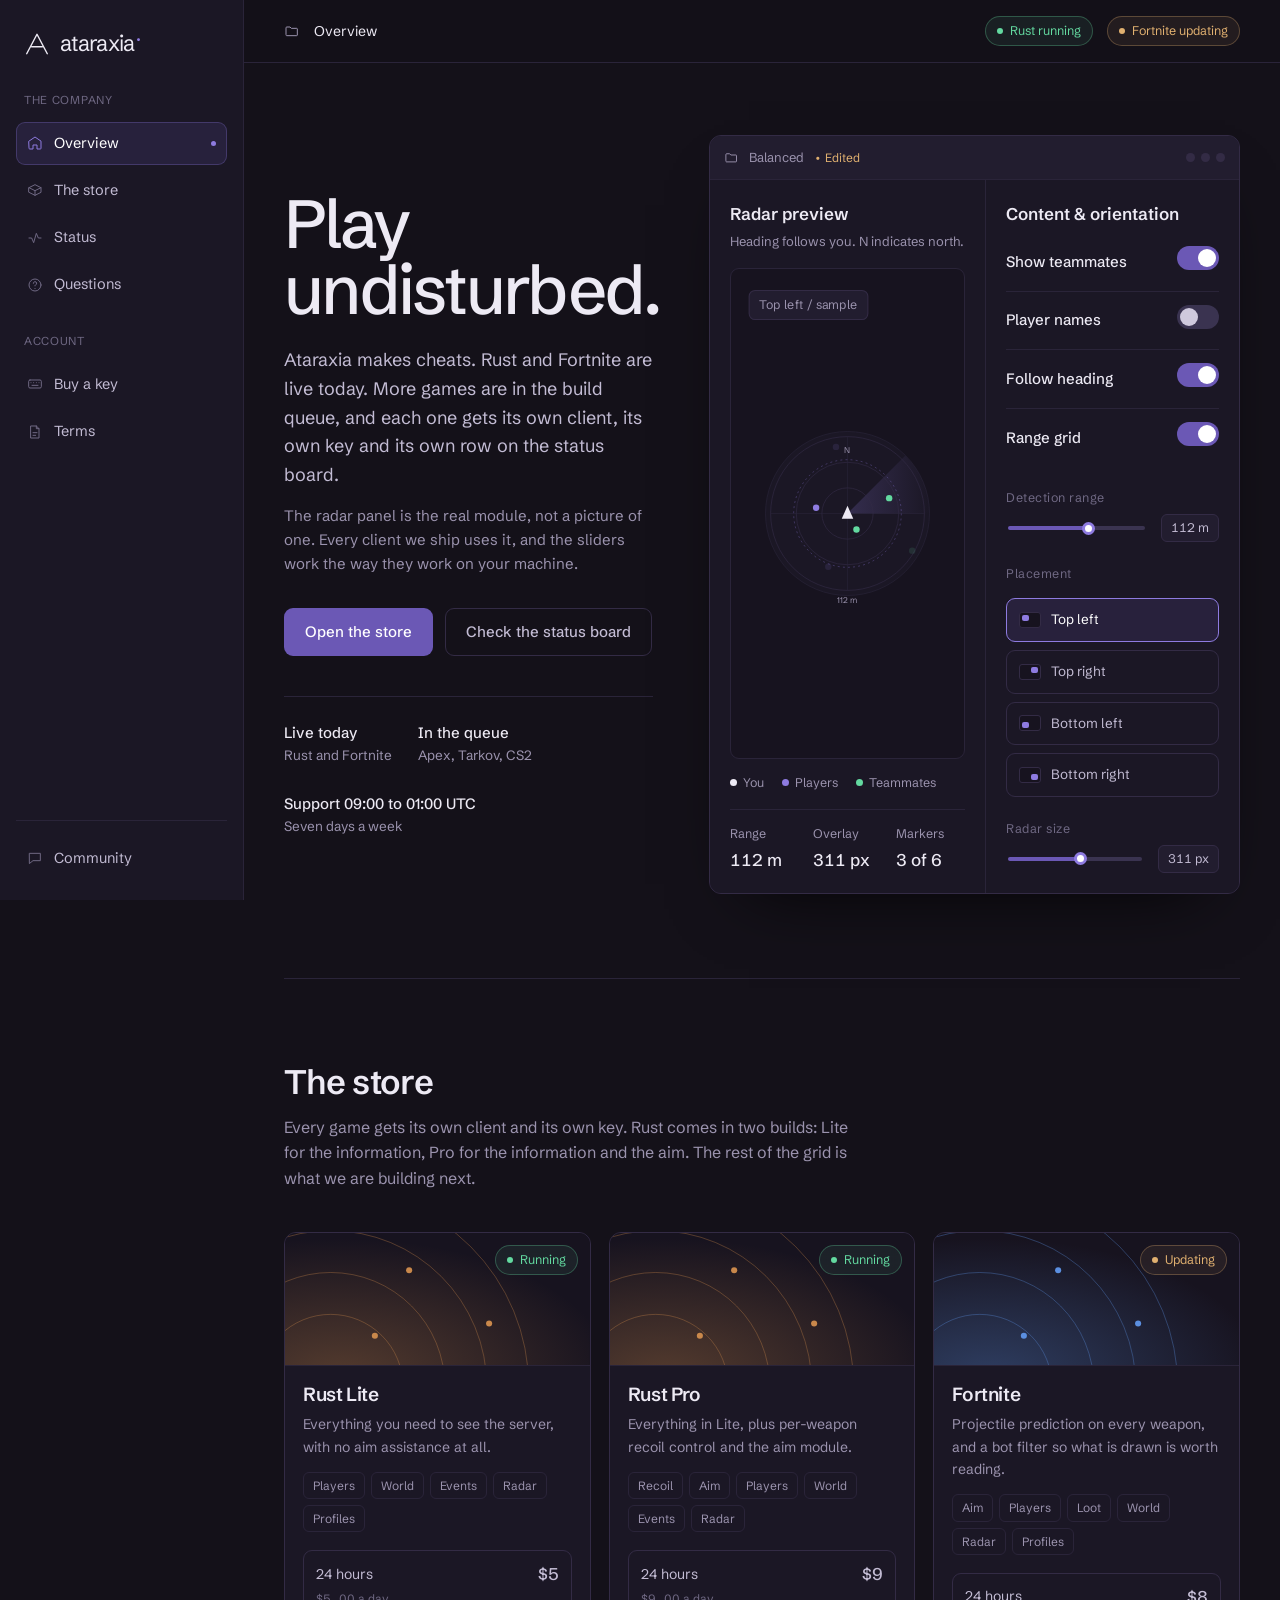
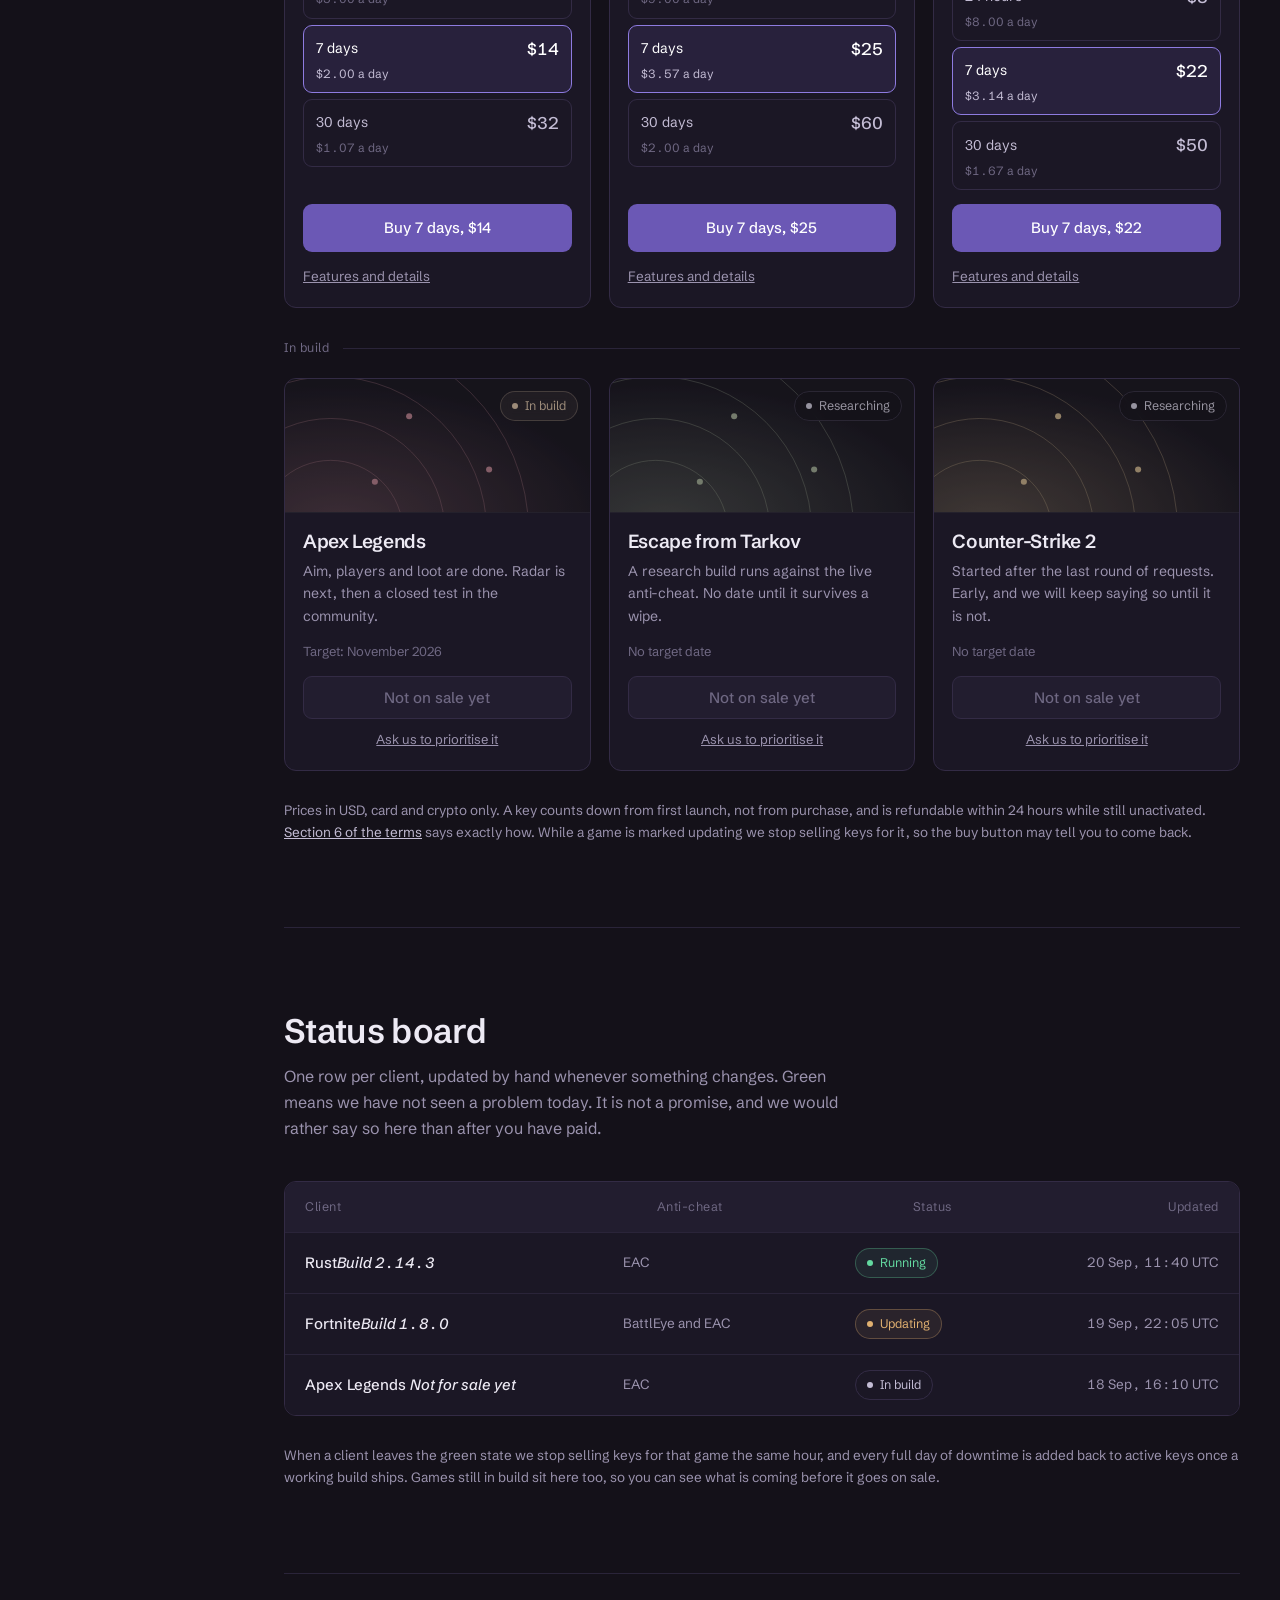
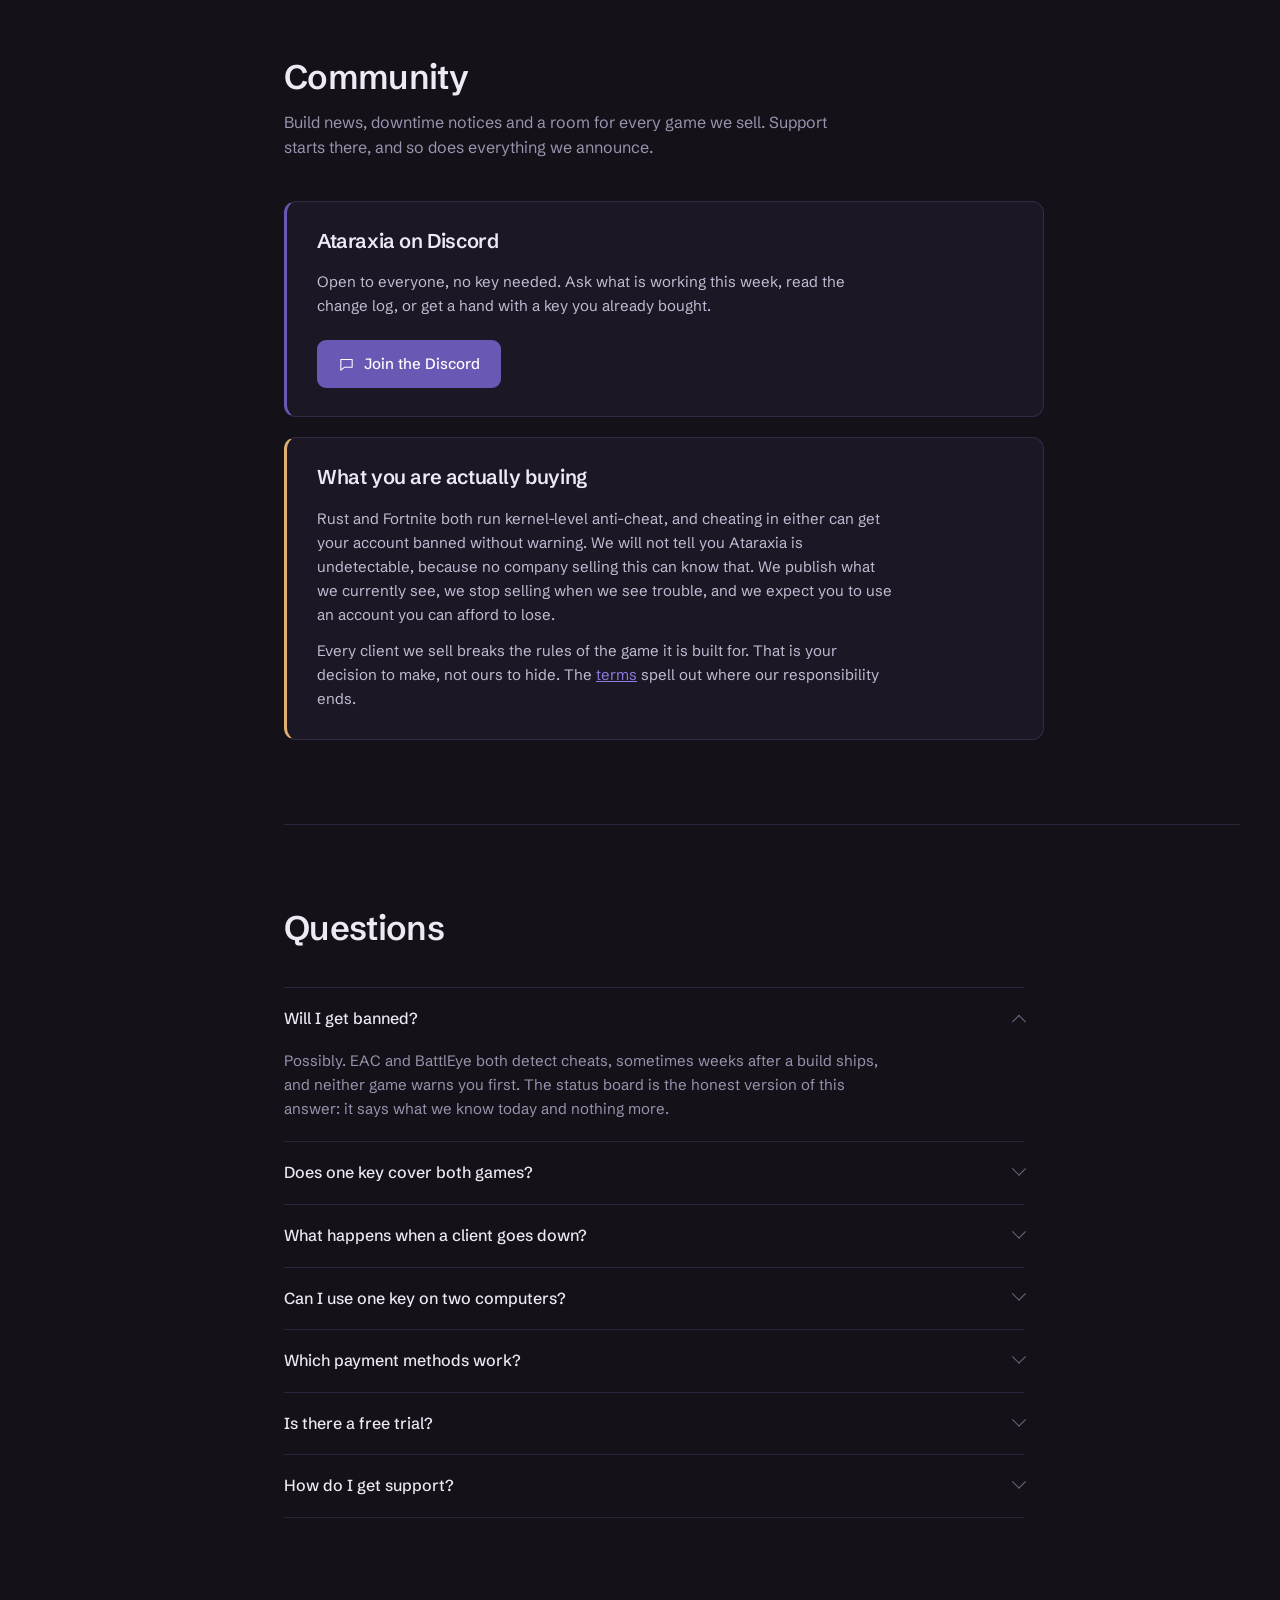
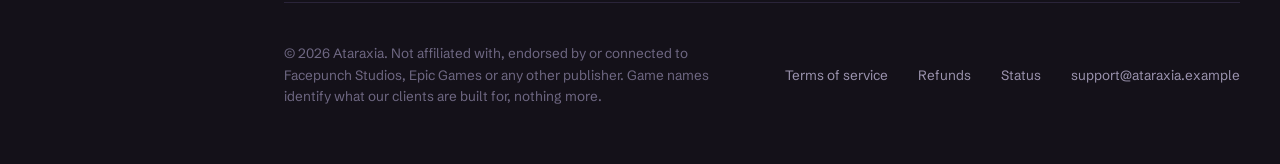
<file: index.html>
<!DOCTYPE html>
<html lang="en">
<head>
<meta charset="utf-8">
<meta name="viewport" content="width=device-width, initial-scale=1">
<title>Ataraxia | cheats for Rust and Fortnite</title>
<meta name="robots" content="noindex, nofollow">
<meta name="description" content="Ataraxia makes cheats. Rust and Fortnite are live, more games are in the build queue. Separate keys, a hand-updated status board and plain terms.">
<link rel="preconnect" href="https://fonts.googleapis.com">
<link rel="preconnect" href="https://fonts.gstatic.com" crossorigin>
<link href="https://fonts.googleapis.com/css2?family=Schibsted+Grotesk:wght@400;500;600;700&display=swap" rel="stylesheet">
<link rel="icon" href="favicon.ico" sizes="32x32">
<link rel="icon" href="favicon.svg" type="image/svg+xml">
<link rel="apple-touch-icon" href="apple-touch-icon.png">
<link rel="canonical" href="https://lifeteen01.github.io/Ataraxia/">
<link rel="stylesheet" href="assets/styles.css">
</head>
<body>
<a class="skip" href="#main">Skip to content</a>

<svg width="0" height="0" style="position:absolute" aria-hidden="true" focusable="false">
  <defs>
    <g id="i-home"><path d="M3 9.2 12 3l9 6.2V20a1 1 0 0 1-1 1h-5v-6H9v6H4a1 1 0 0 1-1-1z"/></g>
    <g id="i-tag"><path d="M4 4h7l9 9-7 7-9-9z"/><circle cx="8.5" cy="8.5" r="1.2"/></g>
    <g id="i-activity"><path d="M3 12h4l3 7 4-14 3 7h4"/></g>
    <g id="i-help"><circle cx="12" cy="12" r="9"/><path d="M9.5 9.5a2.5 2.5 0 1 1 3.2 2.4c-.6.2-.7.8-.7 1.4"/><path d="M12 17.2v.2"/></g>
    <g id="i-file"><path d="M6 3h8l4 4v14H6z"/><path d="M14 3v4h4"/><path d="M9 13h6M9 17h4"/></g>
    <g id="i-aim"><circle cx="12" cy="12" r="6.5"/><path d="M12 2v3M12 19v3M2 12h3M19 12h3"/><circle cx="12" cy="12" r="1.6"/></g>
    <g id="i-eye"><path d="M2 12s3.6-6 10-6 10 6 10 6-3.6 6-10 6-10-6-10-6z"/><circle cx="12" cy="12" r="2.6"/></g>
    <g id="i-globe"><circle cx="12" cy="12" r="9"/><path d="M3 12h18"/><path d="M12 3c2.6 2.6 3.8 5.7 3.8 9S14.6 18.4 12 21c-2.6-2.6-3.8-5.7-3.8-9S9.4 5.6 12 3z"/></g>
    <g id="i-users"><circle cx="9" cy="9" r="3.2"/><path d="M3 20c.6-3.4 3-5.2 6-5.2S14.4 16.6 15 20"/><path d="M16 6.6A3 3 0 0 1 16 12"/><path d="M18 14.5c2 .8 3 2.6 3.2 5.5"/></g>
    <g id="i-radar"><circle cx="12" cy="12" r="8.5"/><circle cx="12" cy="12" r="5"/><circle cx="12" cy="12" r="1"/></g>
    <g id="i-folder"><path d="M3 7a1 1 0 0 1 1-1h5l2 2h8a1 1 0 0 1 1 1v9a1 1 0 0 1-1 1H4a1 1 0 0 1-1-1z"/></g>
    <g id="i-box"><path d="M3 8.5 12 4l9 4.5v7L12 20l-9-4.5z"/><path d="M3 8.5 12 13l9-4.5M12 13v7"/></g>
    <g id="i-keys"><rect x="2.5" y="6" width="19" height="12" rx="2"/><path d="M6 10h.01M10 10h.01M14 10h.01M18 10h.01M7.5 14h9"/></g>
    <g id="i-message"><path d="M4 5h16v11H9l-5 4z"/></g>
  </defs>
</svg>

<div class="shell">

  <aside class="rail">
    <a class="mark" href="index.html" aria-label="Ataraxia home">
      <svg width="26" height="26" viewBox="0 0 24 24" fill="none" stroke="currentColor" stroke-width="1.3" stroke-linecap="round" stroke-linejoin="round" aria-hidden="true">
        <path d="M2.5 21 12 3l9.5 18"/><path d="M7 14.5h10"/>
      </svg>
      <span class="wordmark">ataraxia<sup>&bull;</sup></span>
    </a>

    <button class="burger" type="button" aria-expanded="false" aria-controls="railnav" aria-label="Open menu">
      <span></span><span></span><span></span>
    </button>

    <nav class="rail-nav" id="railnav">

    <p class="rail-group">THE COMPANY</p>
    <a class="rail-link" href="#overview"><svg width="16" height="16" viewBox="0 0 24 24" fill="none" stroke="currentColor" stroke-width="1.5" stroke-linecap="round" stroke-linejoin="round"><use href="#i-home"/></svg>Overview<span class="dot"></span></a>
    <a class="rail-link" href="#store"><svg width="16" height="16" viewBox="0 0 24 24" fill="none" stroke="currentColor" stroke-width="1.5" stroke-linecap="round" stroke-linejoin="round"><use href="#i-box"/></svg>The store<span class="dot"></span></a>
    <a class="rail-link" href="#status"><svg width="16" height="16" viewBox="0 0 24 24" fill="none" stroke="currentColor" stroke-width="1.5" stroke-linecap="round" stroke-linejoin="round"><use href="#i-activity"/></svg>Status<span class="dot"></span></a>
    <a class="rail-link" href="#questions"><svg width="16" height="16" viewBox="0 0 24 24" fill="none" stroke="currentColor" stroke-width="1.5" stroke-linecap="round" stroke-linejoin="round"><use href="#i-help"/></svg>Questions<span class="dot"></span></a>

    <p class="rail-group" style="margin-top:22px">ACCOUNT</p>
    <a class="rail-link" href="#store"><svg width="16" height="16" viewBox="0 0 24 24" fill="none" stroke="currentColor" stroke-width="1.5" stroke-linecap="round" stroke-linejoin="round"><use href="#i-keys"/></svg>Buy a key<span class="dot"></span></a>
    <a class="rail-link" href="tos.html"><svg width="16" height="16" viewBox="0 0 24 24" fill="none" stroke="currentColor" stroke-width="1.5" stroke-linecap="round" stroke-linejoin="round"><use href="#i-file"/></svg>Terms<span class="dot"></span></a>

    <div class="rail-foot">
      <a class="rail-link" href="#community"><svg width="16" height="16" viewBox="0 0 24 24" fill="none" stroke="currentColor" stroke-width="1.5" stroke-linecap="round" stroke-linejoin="round"><use href="#i-message"/></svg>Community<span class="dot"></span></a>
    </div>
    </nav>
  </aside>

  <main id="main">
    <div class="topbar">
      <svg width="16" height="16" viewBox="0 0 24 24" fill="none" stroke="currentColor" stroke-width="1.5" stroke-linecap="round" stroke-linejoin="round"><use href="#i-folder"/></svg>
      <span class="crumb">Overview</span>
      <span class="spacer"></span>
      <a class="chip ok" href="#status" style="text-decoration:none"><i></i>Rust running</a>
      <a class="chip work" href="#status" style="text-decoration:none"><i></i>Fortnite updating</a>
    </div>

    <div class="wrap">

      <!-- HERO -->
      <section class="hero" id="overview">
        <div class="hero-grid">
          <div>
            <h1>Play undisturbed.</h1>
            <p class="lede">Ataraxia makes cheats. Rust and Fortnite are live today. More games are in the build queue, and each one gets its own client, its own key and its own row on the status board.</p>
            <p class="sub">The radar panel is the real module, not a picture of one. Every client we ship uses it, and the sliders work the way they work on your machine.</p>
            <div class="actions">
              <a class="btn btn-primary" href="#store">Open the store</a>
              <a class="btn btn-ghost" href="#status">Check the status board</a>
            </div>
            <div class="hero-meta">
              <div><b>Live today</b>Rust and Fortnite</div>
              <div><b>In the queue</b>Apex, Tarkov, CS2</div>
              <div><b>Support 09:00 to 01:00 UTC</b>Seven days a week</div>
            </div>
          </div>

          <!-- live panel -->
          <div class="panel" id="demo">
            <div class="panel-bar">
              <svg width="15" height="15" viewBox="0 0 24 24" fill="none" stroke="currentColor" stroke-width="1.5" stroke-linecap="round" stroke-linejoin="round"><use href="#i-folder"/></svg>
              <span>Balanced</span>
              <span class="edited">&bull; Edited</span>
              <span class="lights"><i></i><i></i><i></i></span>
            </div>

            <div class="panel-body">
              <div class="panel-col">
                <p class="panel-title">Radar preview</p>
                <p class="panel-note">Heading follows you. N indicates north.</p>

                <div class="radar-stage">
                  <svg viewBox="0 0 320 320" role="img" aria-label="Radar preview showing your position at the centre and six nearby markers">
                    <defs>
                      <linearGradient id="sweepFade" x1="0" y1="0" x2="1" y2="0">
                        <stop offset="0%" stop-color="#8e7be0" stop-opacity="0.22"/>
                        <stop offset="100%" stop-color="#8e7be0" stop-opacity="0"/>
                      </linearGradient>
                    </defs>

                    <circle cx="160" cy="160" r="128" fill="#1b1725" stroke="#2a2439"/>
                    <g class="sweep"><path d="M160 160 L288 160 A128 128 0 0 0 250 70 Z" fill="url(#sweepFade)"/></g>

                    <g stroke="#332b45" fill="none">
                      <circle cx="160" cy="160" r="40"/>
                      <circle cx="160" cy="160" r="80"/>
                      <circle cx="160" cy="160" r="120"/>
                      <path d="M160 40V280M40 160h240" stroke-opacity="0.55"/>
                    </g>

                    <circle id="rangeRing" cx="160" cy="160" r="84" fill="none" stroke="#8e7be0" stroke-opacity="0.5" stroke-dasharray="3 5"/>

                    <text x="160" y="66" fill="#9b93ae" font-size="13" text-anchor="middle" font-family="Schibsted Grotesk, sans-serif">N</text>

                    <g class="markers">
                      <g class="marker" data-dist="38" data-team="1"><circle cx="174" cy="185" r="5" fill="#63d9a0"/><text class="mlabel" x="183" y="189" text-anchor="start" fill="#63d9a0" font-size="12.5" font-family="Schibsted Grotesk, sans-serif">kiro</text></g>
                      <g class="marker" data-dist="66" data-team="0"><circle cx="111" cy="151" r="5" fill="#8e7be0"/><text class="mlabel" x="120" y="155" text-anchor="start" fill="#8e7be0" font-size="12.5" font-family="Schibsted Grotesk, sans-serif">vessel</text></g>
                      <g class="marker" data-dist="92" data-team="1"><circle cx="225" cy="136" r="5" fill="#63d9a0"/><text class="mlabel" x="234" y="140" text-anchor="start" fill="#63d9a0" font-size="12.5" font-family="Schibsted Grotesk, sans-serif">lark</text></g>
                      <g class="marker" data-dist="118" data-team="0"><circle cx="130" cy="243" r="5" fill="#8e7be0"/><text class="mlabel" x="139" y="247" text-anchor="start" fill="#8e7be0" font-size="12.5" font-family="Schibsted Grotesk, sans-serif">nine</text></g>
                      <g class="marker" data-dist="141" data-team="0"><circle cx="142" cy="56" r="5" fill="#8e7be0"/><text class="mlabel" x="151" y="60" text-anchor="start" fill="#8e7be0" font-size="12.5" font-family="Schibsted Grotesk, sans-serif">dusk</text></g>
                      <g class="marker" data-dist="155" data-team="1"><circle cx="261" cy="218" r="5" fill="#63d9a0"/><text class="mlabel" x="252" y="222" text-anchor="end" fill="#63d9a0" font-size="12.5" font-family="Schibsted Grotesk, sans-serif">orbit</text></g>
                    </g>

                    <path d="M160 148 L169 168 H151 Z" fill="#edeaf4"/>
                    <text id="ringLabel" x="160" y="300" fill="#9b93ae" font-size="13" text-anchor="middle" font-family="Schibsted Grotesk, sans-serif">112 m</text>
                  </svg>
                  <span class="overlay-chip tl" id="overlayChip">Top left / sample</span>
                </div>

                <div class="legend">
                  <span><i style="background:#edeaf4"></i>You</span>
                  <span><i style="background:#8e7be0"></i>Players</span>
                  <span><i style="background:#63d9a0"></i>Teammates</span>
                </div>

                <div class="readout">
                  <div>Range<b class="tnum"><span id="outRange">112</span> m</b></div>
                  <div>Overlay<b class="tnum"><span id="outSize">311</span> px</b></div>
                  <div>Markers<b class="tnum"><span id="outVisible">3</span> of 6</b></div>
                </div>
              </div>

              <div class="panel-col">
                <p class="panel-title">Content &amp; orientation</p>
                <div class="rows" style="margin-top:6px">
                  <div class="row"><div class="row-text"><strong>Show teammates</strong></div>
                    <div class="row-ctl"><label class="toggle"><input type="checkbox" data-team checked aria-label="Show teammates"><span class="track"></span></label></div></div>
                  <div class="row"><div class="row-text"><strong>Player names</strong></div>
                    <div class="row-ctl"><label class="toggle"><input type="checkbox" data-names aria-label="Player names"><span class="track"></span></label></div></div>
                  <div class="row"><div class="row-text"><strong>Follow heading</strong></div>
                    <div class="row-ctl"><label class="toggle"><input type="checkbox" checked aria-label="Follow heading"><span class="track"></span></label></div></div>
                  <div class="row"><div class="row-text"><strong>Range grid</strong></div>
                    <div class="row-ctl"><label class="toggle"><input type="checkbox" data-grid checked aria-label="Range grid"><span class="track"></span></label></div></div>
                </div>

                <p class="sub-head">Detection range</p>
                <div style="display:flex;align-items:center;gap:14px">
                  <input class="slider" id="range" type="range" min="40" max="160" value="112" aria-label="Detection range in metres">
                  <span class="value tnum" id="rangeVal">112 m</span>
                </div>

                <p class="sub-head">Placement</p>
                <div class="placement">
                  <button class="place" data-pos="tl" aria-pressed="true"><span class="glyph"></span>Top left</button>
                  <button class="place" data-pos="tr" aria-pressed="false"><span class="glyph"></span>Top right</button>
                  <button class="place" data-pos="bl" aria-pressed="false"><span class="glyph"></span>Bottom left</button>
                  <button class="place" data-pos="br" aria-pressed="false"><span class="glyph"></span>Bottom right</button>
                </div>

                <p class="sub-head">Radar size</p>
                <div style="display:flex;align-items:center;gap:14px">
                  <input class="slider" id="size" type="range" min="180" max="420" value="311" aria-label="Radar overlay size in pixels">
                  <span class="value tnum" id="sizeVal">311 px</span>
                </div>
              </div>
            </div>
          </div>
        </div>
      </section>

      <!-- STORE -->
      <section class="section" id="store">
        <div class="section-head">
          <h2>The store</h2>
          <p>Every game gets its own client and its own key. Rust comes in two builds: Lite for the information, Pro for the information and the aim. The rest of the grid is what we are building next.</p>
        </div>

        <div class="store-grid">

          <article class="card" data-game="Rust Lite" data-href="rust-lite.html">
            <div class="card-art" style="--tint:#c9884b">
              <svg viewBox="0 0 400 200" aria-hidden="true" preserveAspectRatio="xMidYMid slice">
                <defs><radialGradient id="glow-rustlite" cx="18%" cy="100%" r="90%"><stop offset="0%" stop-color="currentColor" stop-opacity="0.34"/><stop offset="100%" stop-color="currentColor" stop-opacity="0"/></radialGradient></defs>
                <rect width="400" height="200" fill="url(#glow-rustlite)"/>
                <g fill="none" stroke="currentColor" stroke-opacity="0.45">
                  <circle cx="60" cy="215" r="95"/><circle cx="60" cy="215" r="150"/><circle cx="60" cy="215" r="205"/><circle cx="60" cy="215" r="260"/>
                </g>
                <g fill="currentColor">
                  <circle cx="163" cy="62" r="4"/><circle cx="268" cy="132" r="4"/><circle cx="118" cy="148" r="4"/>
                </g>
              </svg>
              <span class="chip ok"><i></i>Running</span>
            </div>

            <div class="card-body">
              <h3><a href="rust-lite.html">Rust Lite</a></h3>
              <p class="card-line">Everything you need to see the server, with no aim assistance at all.</p>
              <ul class="tags"><li>Players</li><li>World</li><li>Events</li><li>Radar</li><li>Profiles</li></ul>

              <div class="variants" role="group" aria-label="Choose a licence length for Rust Lite">
                <button class="variant" data-price="$5" data-label="24 hours" aria-pressed="false"><span class="v-name">24 hours</span><span class="v-price tnum">$5</span><span class="v-per tnum">$5.00 a day</span></button>
                <button class="variant" data-price="$14" data-label="7 days" aria-pressed="true"><span class="v-name">7 days</span><span class="v-price tnum">$14</span><span class="v-per tnum">$2.00 a day</span></button>
                <button class="variant" data-price="$32" data-label="30 days" aria-pressed="false"><span class="v-name">30 days</span><span class="v-price tnum">$32</span><span class="v-per tnum">$1.07 a day</span></button>
              </div>

              <a class="btn btn-primary btn-block buy" href="#community">Buy 7 days, $14</a>
              <a class="card-more-link" href="rust-lite.html">Features and details</a>
            </div>
          </article>

          <article class="card" data-game="Rust Pro" data-href="rust-pro.html">
            <div class="card-art" style="--tint:#c9884b">
              <svg viewBox="0 0 400 200" aria-hidden="true" preserveAspectRatio="xMidYMid slice">
                <defs><radialGradient id="glow-rustpro" cx="18%" cy="100%" r="90%"><stop offset="0%" stop-color="currentColor" stop-opacity="0.34"/><stop offset="100%" stop-color="currentColor" stop-opacity="0"/></radialGradient></defs>
                <rect width="400" height="200" fill="url(#glow-rustpro)"/>
                <g fill="none" stroke="currentColor" stroke-opacity="0.45">
                  <circle cx="60" cy="215" r="95"/><circle cx="60" cy="215" r="150"/><circle cx="60" cy="215" r="205"/><circle cx="60" cy="215" r="260"/>
                </g>
                <g fill="currentColor">
                  <circle cx="163" cy="62" r="4"/><circle cx="268" cy="132" r="4"/><circle cx="118" cy="148" r="4"/>
                </g>
              </svg>
              <span class="chip ok"><i></i>Running</span>
            </div>

            <div class="card-body">
              <h3><a href="rust-pro.html">Rust Pro</a></h3>
              <p class="card-line">Everything in Lite, plus per-weapon recoil control and the aim module.</p>
              <ul class="tags"><li>Recoil</li><li>Aim</li><li>Players</li><li>World</li><li>Events</li><li>Radar</li></ul>

              <div class="variants" role="group" aria-label="Choose a licence length for Rust Pro">
                <button class="variant" data-price="$9" data-label="24 hours" aria-pressed="false"><span class="v-name">24 hours</span><span class="v-price tnum">$9</span><span class="v-per tnum">$9.00 a day</span></button>
                <button class="variant" data-price="$25" data-label="7 days" aria-pressed="true"><span class="v-name">7 days</span><span class="v-price tnum">$25</span><span class="v-per tnum">$3.57 a day</span></button>
                <button class="variant" data-price="$60" data-label="30 days" aria-pressed="false"><span class="v-name">30 days</span><span class="v-price tnum">$60</span><span class="v-per tnum">$2.00 a day</span></button>
              </div>

              <a class="btn btn-primary btn-block buy" href="#community">Buy 7 days, $25</a>
              <a class="card-more-link" href="rust-pro.html">Features and details</a>
            </div>
          </article>

          <article class="card" data-game="Fortnite" data-href="fortnite.html">
            <div class="card-art" style="--tint:#5b8fe0">
              <svg viewBox="0 0 400 200" aria-hidden="true" preserveAspectRatio="xMidYMid slice">
                <defs><radialGradient id="glow-fortnite" cx="18%" cy="100%" r="90%"><stop offset="0%" stop-color="currentColor" stop-opacity="0.34"/><stop offset="100%" stop-color="currentColor" stop-opacity="0"/></radialGradient></defs>
                <rect width="400" height="200" fill="url(#glow-fortnite)"/>
                <g fill="none" stroke="currentColor" stroke-opacity="0.45">
                  <circle cx="60" cy="215" r="95"/><circle cx="60" cy="215" r="150"/><circle cx="60" cy="215" r="205"/><circle cx="60" cy="215" r="260"/>
                </g>
                <g fill="currentColor">
                  <circle cx="163" cy="62" r="4"/><circle cx="268" cy="132" r="4"/><circle cx="118" cy="148" r="4"/>
                </g>
              </svg>
              <span class="chip work"><i></i>Updating</span>
            </div>

            <div class="card-body">
              <h3><a href="fortnite.html">Fortnite</a></h3>
              <p class="card-line">Projectile prediction on every weapon, and a bot filter so what is drawn is worth reading.</p>
              <ul class="tags"><li>Aim</li><li>Players</li><li>Loot</li><li>World</li><li>Radar</li><li>Profiles</li></ul>

              <div class="variants" role="group" aria-label="Choose a licence length for Fortnite">
                <button class="variant" data-price="$8" data-label="24 hours" aria-pressed="false"><span class="v-name">24 hours</span><span class="v-price tnum">$8</span><span class="v-per tnum">$8.00 a day</span></button>
                <button class="variant" data-price="$22" data-label="7 days" aria-pressed="true"><span class="v-name">7 days</span><span class="v-price tnum">$22</span><span class="v-per tnum">$3.14 a day</span></button>
                <button class="variant" data-price="$50" data-label="30 days" aria-pressed="false"><span class="v-name">30 days</span><span class="v-price tnum">$50</span><span class="v-per tnum">$1.67 a day</span></button>
              </div>

              <a class="btn btn-primary btn-block buy" href="#community">Buy 7 days, $22</a>
              <a class="card-more-link" href="fortnite.html">Features and details</a>
            </div>
          </article>

          <div class="store-split"><span>In build</span></div>

          <article class="card soon">
            <div class="card-art" style="--tint:#d8687a">
              <svg viewBox="0 0 400 200" aria-hidden="true" preserveAspectRatio="xMidYMid slice">
                <defs><radialGradient id="glow-apex" cx="18%" cy="100%" r="90%"><stop offset="0%" stop-color="currentColor" stop-opacity="0.34"/><stop offset="100%" stop-color="currentColor" stop-opacity="0"/></radialGradient></defs>
                <rect width="400" height="200" fill="url(#glow-apex)"/>
                <g fill="none" stroke="currentColor" stroke-opacity="0.45">
                  <circle cx="60" cy="215" r="95"/><circle cx="60" cy="215" r="150"/><circle cx="60" cy="215" r="205"/><circle cx="60" cy="215" r="260"/>
                </g>
                <g fill="currentColor">
                  <circle cx="163" cy="62" r="4"/><circle cx="268" cy="132" r="4"/><circle cx="118" cy="148" r="4"/>
                </g>
              </svg>
              <span class="chip work"><i></i>In build</span>
            </div>

            <div class="card-body">
              <h3>Apex Legends</h3>
              <p class="card-line">Aim, players and loot are done. Radar is next, then a closed test in the community.</p>
              <p class="card-state">Target: November 2026</p>
              <button class="btn btn-block" disabled>Not on sale yet</button>
              <a class="card-link" href="#community">Ask us to prioritise it</a>
            </div>
          </article>

          <article class="card soon">
            <div class="card-art" style="--tint:#8aa36b">
              <svg viewBox="0 0 400 200" aria-hidden="true" preserveAspectRatio="xMidYMid slice">
                <defs><radialGradient id="glow-tarkov" cx="18%" cy="100%" r="90%"><stop offset="0%" stop-color="currentColor" stop-opacity="0.34"/><stop offset="100%" stop-color="currentColor" stop-opacity="0"/></radialGradient></defs>
                <rect width="400" height="200" fill="url(#glow-tarkov)"/>
                <g fill="none" stroke="currentColor" stroke-opacity="0.45">
                  <circle cx="60" cy="215" r="95"/><circle cx="60" cy="215" r="150"/><circle cx="60" cy="215" r="205"/><circle cx="60" cy="215" r="260"/>
                </g>
                <g fill="currentColor">
                  <circle cx="163" cy="62" r="4"/><circle cx="268" cy="132" r="4"/><circle cx="118" cy="148" r="4"/>
                </g>
              </svg>
              <span class="chip "><i></i>Researching</span>
            </div>

            <div class="card-body">
              <h3>Escape from Tarkov</h3>
              <p class="card-line">A research build runs against the live anti-cheat. No date until it survives a wipe.</p>
              <p class="card-state">No target date</p>
              <button class="btn btn-block" disabled>Not on sale yet</button>
              <a class="card-link" href="#community">Ask us to prioritise it</a>
            </div>
          </article>

          <article class="card soon">
            <div class="card-art" style="--tint:#d3a24a">
              <svg viewBox="0 0 400 200" aria-hidden="true" preserveAspectRatio="xMidYMid slice">
                <defs><radialGradient id="glow-cs2" cx="18%" cy="100%" r="90%"><stop offset="0%" stop-color="currentColor" stop-opacity="0.34"/><stop offset="100%" stop-color="currentColor" stop-opacity="0"/></radialGradient></defs>
                <rect width="400" height="200" fill="url(#glow-cs2)"/>
                <g fill="none" stroke="currentColor" stroke-opacity="0.45">
                  <circle cx="60" cy="215" r="95"/><circle cx="60" cy="215" r="150"/><circle cx="60" cy="215" r="205"/><circle cx="60" cy="215" r="260"/>
                </g>
                <g fill="currentColor">
                  <circle cx="163" cy="62" r="4"/><circle cx="268" cy="132" r="4"/><circle cx="118" cy="148" r="4"/>
                </g>
              </svg>
              <span class="chip "><i></i>Researching</span>
            </div>

            <div class="card-body">
              <h3>Counter-Strike 2</h3>
              <p class="card-line">Started after the last round of requests. Early, and we will keep saying so until it is not.</p>
              <p class="card-state">No target date</p>
              <button class="btn btn-block" disabled>Not on sale yet</button>
              <a class="card-link" href="#community">Ask us to prioritise it</a>
            </div>
          </article>

        </div>

        <p class="plan-note">Prices in USD, card and crypto only. A key counts down from first launch, not from purchase, and is refundable within 24 hours while still unactivated. <a href="tos.html#refunds">Section 6 of the terms</a> says exactly how. While a game is marked updating we stop selling keys for it, so the buy button may tell you to come back.</p>
      </section>

      <!-- STATUS -->
      <section class="section" id="status">
        <div class="section-head">
          <h2>Status board</h2>
          <p>One row per client, updated by hand whenever something changes. Green means we have not seen a problem today. It is not a promise, and we would rather say so here than after you have paid.</p>
        </div>

        <div class="board">
          <div class="board-row head"><span>Client</span><span>Anti-cheat</span><span>Status</span><span>Updated</span></div>
          <div class="board-row">
            <span class="title">Rust<em class="tnum">Build 2.14.3</em></span>
            <span class="meta">EAC</span>
            <span><span class="chip ok"><i></i>Running</span></span>
            <span class="meta tnum">20 Sep, 11:40 UTC</span>
          </div>
          <div class="board-row">
            <span class="title">Fortnite<em class="tnum">Build 1.8.0</em></span>
            <span class="meta">BattlEye and EAC</span>
            <span><span class="chip work"><i></i>Updating</span></span>
            <span class="meta tnum">19 Sep, 22:05 UTC</span>
          </div>
          <div class="board-row">
            <span class="title">Apex Legends <em>Not for sale yet</em></span>
            <span class="meta">EAC</span>
            <span><span class="chip"><i></i>In build</span></span>
            <span class="meta tnum">18 Sep, 16:10 UTC</span>
          </div>
        </div>

        <p class="plan-note">When a client leaves the green state we stop selling keys for that game the same hour, and every full day of downtime is added back to active keys once a working build ships. Games still in build sit here too, so you can see what is coming before it goes on sale.</p>
      </section>

      <!-- COMMUNITY -->
      <section class="section" id="community">
        <div class="section-head">
          <h2>Community</h2>
          <p>Build news, downtime notices and a room for every game we sell. Support starts there, and so does everything we announce.</p>
        </div>

        <div class="note">
          <h3>Ataraxia on Discord</h3>
          <p>Open to everyone, no key needed. Ask what is working this week, read the change log, or get a hand with a key you already bought.</p>
          <div class="actions" style="margin-top:4px">
            <a class="btn btn-primary" href="https://discord.gg/ataraxia">
              <svg width="17" height="17" viewBox="0 0 24 24" fill="none" stroke="currentColor" stroke-width="1.5" stroke-linecap="round" stroke-linejoin="round" aria-hidden="true"><use href="#i-message"/></svg>
              Join the Discord
            </a>
          </div>
        </div>

        <div class="note warn" style="margin-top:20px">
          <h3>What you are actually buying</h3>
          <p>Rust and Fortnite both run kernel-level anti-cheat, and cheating in either can get your account banned without warning. We will not tell you Ataraxia is undetectable, because no company selling this can know that. We publish what we currently see, we stop selling when we see trouble, and we expect you to use an account you can afford to lose.</p>
          <p>Every client we sell breaks the rules of the game it is built for. That is your decision to make, not ours to hide. The <a href="tos.html">terms</a> spell out where our responsibility ends.</p>
        </div>
      </section>

      <!-- FAQ -->
      <section class="section" id="questions">
        <div class="section-head">
          <h2>Questions</h2>
        </div>

        <div class="faq">
          <details open>
            <summary>Will I get banned?</summary>
            <p class="answer">Possibly. EAC and BattlEye both detect cheats, sometimes weeks after a build ships, and neither game warns you first. The status board is the honest version of this answer: it says what we know today and nothing more.</p>
          </details>
          <details>
            <summary>Does one key cover both games?</summary>
            <p class="answer">No. Each game is a separate client with its own builds, so it needs its own key. Two games is two purchases and two keys, and that will stay true of everything we add later.</p>
          </details>
          <details>
            <summary>What happens when a client goes down?</summary>
            <p class="answer">Sales for that game stop within the hour, its row on the status board changes state, and every day of downtime is credited back to active keys when the next working build ships. Other clients keep running unless their own rows say otherwise.</p>
          </details>
          <details>
            <summary>Can I use one key on two computers?</summary>
            <p class="answer">No. A key locks to one machine the first time it launches. Seven-day keys include one reset and 30-day keys are unlimited. Ask in the support channel and the lock gets cleared.</p>
          </details>
          <details>
            <summary>Which payment methods work?</summary>
            <p class="answer">Card and crypto, through our checkout provider. Card details never reach us. PayPal is not supported and never will be.</p>
          </details>
          <details>
            <summary>Is there a free trial?</summary>
            <p class="answer">No. The 24-hour key exists for that reason.</p>
          </details>
          <details>
            <summary>How do I get support?</summary>
            <p class="answer">Start in the community room for your game, where most answers already exist. Key, payment and billing problems go to <a href="mailto:support@ataraxia.example">support@ataraxia.example</a>, answered between 09:00 and 01:00 UTC.</p>
          </details>
        </div>
      </section>

      <footer class="foot">
        <span class="grow">&copy; 2026 Ataraxia. Not affiliated with, endorsed by or connected to Facepunch Studios, Epic Games or any other publisher. Game names identify what our clients are built for, nothing more.</span>
        <a href="tos.html">Terms of service</a>
        <a href="tos.html#refunds">Refunds</a>
        <a href="#status">Status</a>
        <a href="mailto:support@ataraxia.example">support@ataraxia.example</a>
      </footer>

    </div>
  </main>
</div>

<dialog class="modal" id="checkout" aria-label="Checkout">
  <div class="modal-card">
    <div class="panel-bar">
      <svg width="15" height="15" viewBox="0 0 24 24" fill="none" stroke="currentColor" stroke-width="1.5" stroke-linecap="round" stroke-linejoin="round"><use href="#i-keys"/></svg>
      <span>Checkout</span>
      <span class="lights"><i></i><i></i><i></i></span>
    </div>

    <div class="modal-body">
      <dl class="summary">
        <div><dt>Game</dt><dd id="coGame">Rust</dd></div>
        <div><dt>Length</dt><dd id="coLength">7 days</dd></div>
        <div><dt>Total</dt><dd id="coTotal" class="tnum">$25</dd></div>
      </dl>

      <p class="modal-note">this is just an example site bro chill out aint no stripe here</p>

      <button class="btn btn-primary btn-block" id="coClose" type="button">Fair enough</button>
    </div>
  </div>
</dialog>

<script src="assets/app.js"></script>
</body>
</html>
</file>
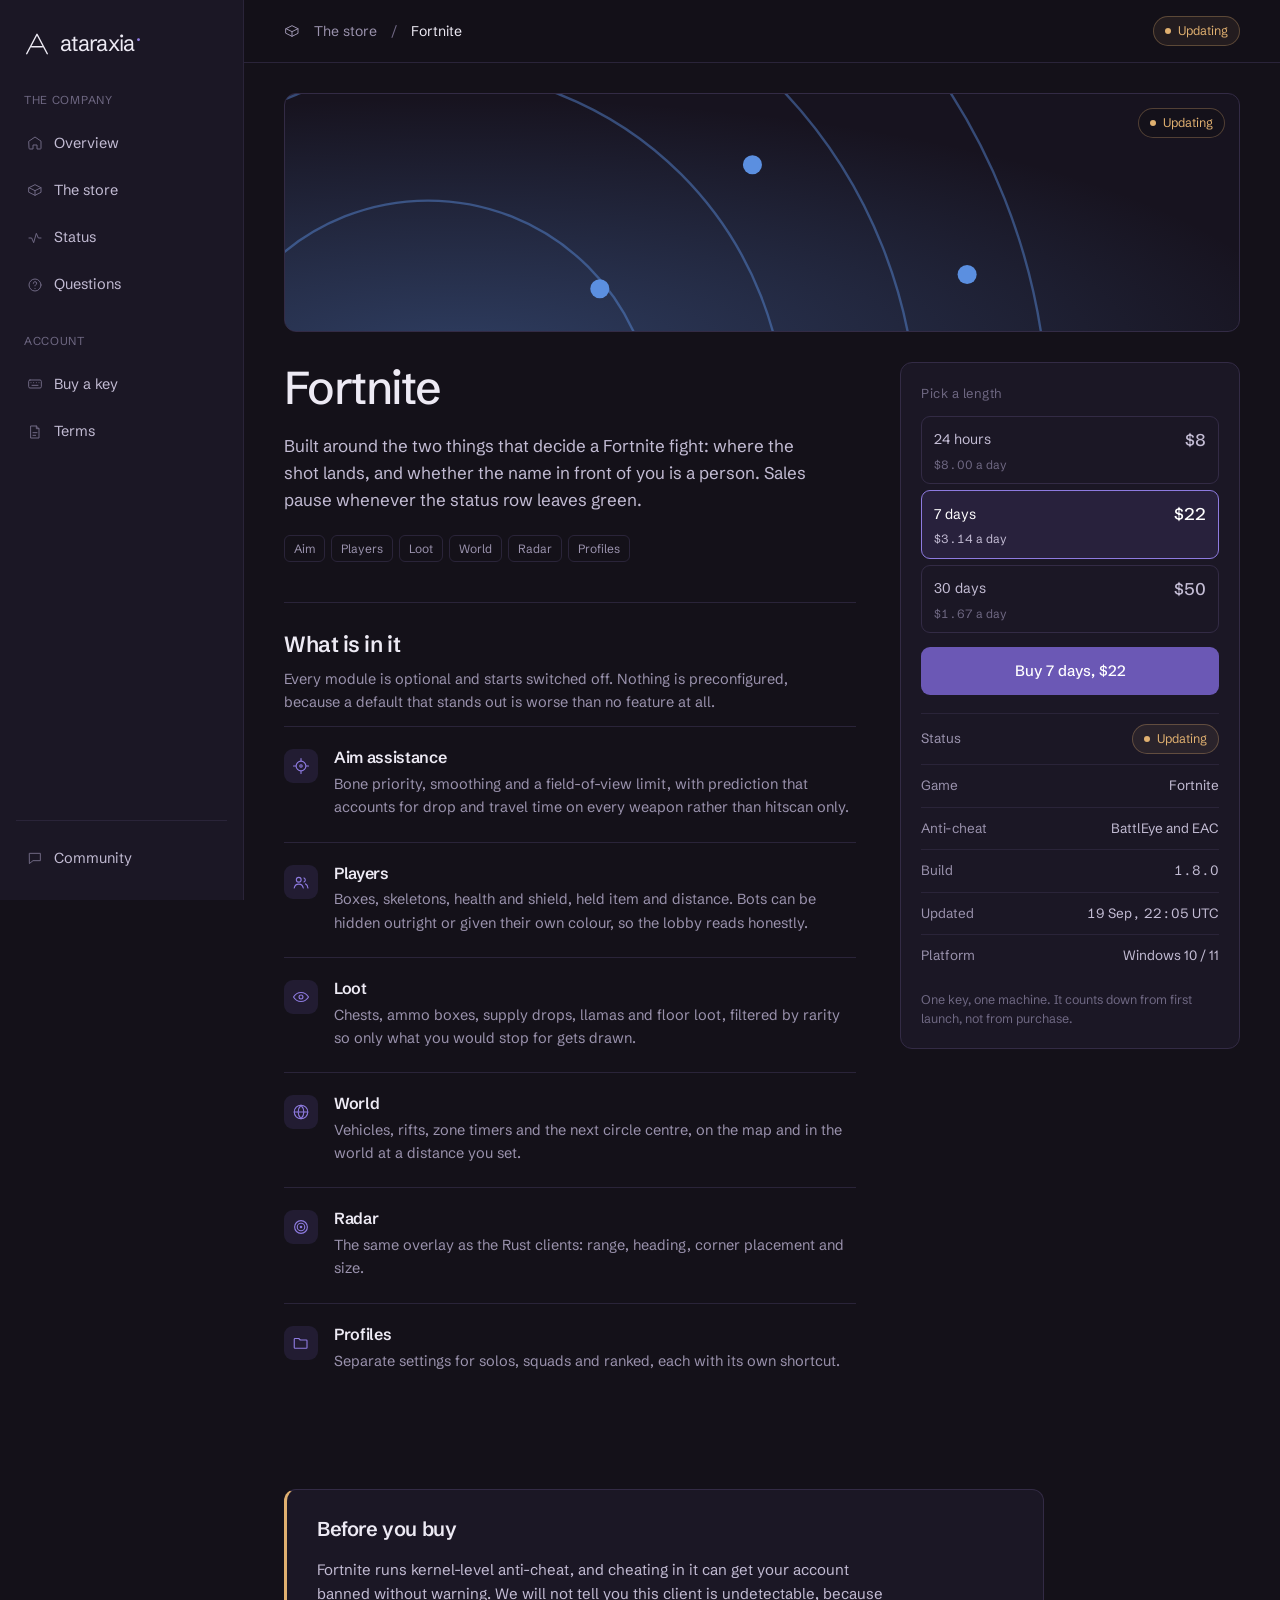
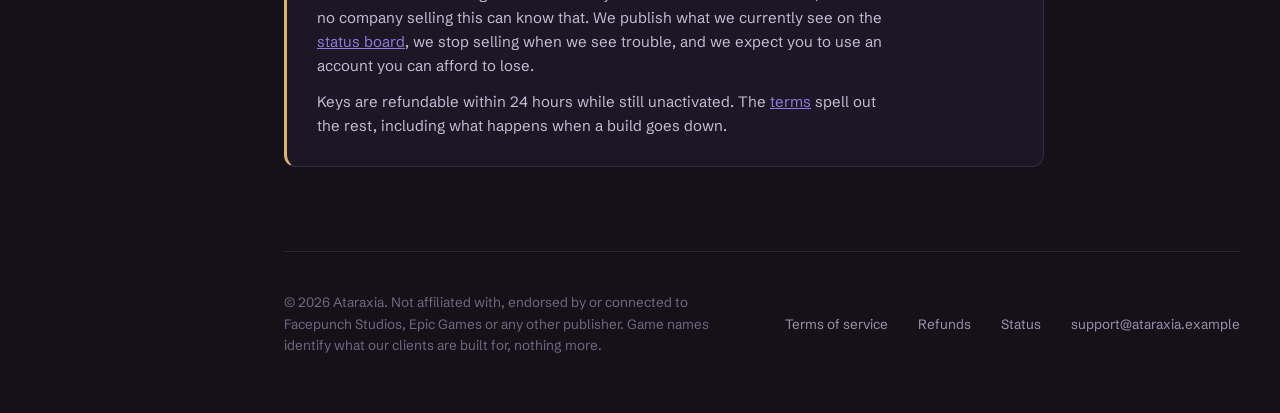
<file: fortnite.html>
<!DOCTYPE html>
<html lang="en">
<head>
<meta charset="utf-8">
<meta name="viewport" content="width=device-width, initial-scale=1">
<title>Fortnite | Ataraxia</title>
<meta name="robots" content="noindex, nofollow">
<meta name="description" content="Projectile prediction on every weapon, and a bot filter so what is drawn is worth reading. Prices, modules and current status for the Ataraxia Fortnite client.">
<link rel="preconnect" href="https://fonts.googleapis.com">
<link rel="preconnect" href="https://fonts.gstatic.com" crossorigin>
<link href="https://fonts.googleapis.com/css2?family=Schibsted+Grotesk:wght@400;500;600;700&display=swap" rel="stylesheet">
<link rel="icon" href="favicon.ico" sizes="32x32">
<link rel="icon" href="favicon.svg" type="image/svg+xml">
<link rel="apple-touch-icon" href="apple-touch-icon.png">
<link rel="canonical" href="https://lifeteen01.github.io/Ataraxia/fortnite.html">
<link rel="stylesheet" href="assets/styles.css">
</head>
<body>
<a class="skip" href="#main">Skip to content</a>

<svg width="0" height="0" style="position:absolute" aria-hidden="true" focusable="false">
  <defs>
    <g id="i-home"><path d="M3 9.2 12 3l9 6.2V20a1 1 0 0 1-1 1h-5v-6H9v6H4a1 1 0 0 1-1-1z"/></g>
    <g id="i-tag"><path d="M4 4h7l9 9-7 7-9-9z"/><circle cx="8.5" cy="8.5" r="1.2"/></g>
    <g id="i-activity"><path d="M3 12h4l3 7 4-14 3 7h4"/></g>
    <g id="i-help"><circle cx="12" cy="12" r="9"/><path d="M9.5 9.5a2.5 2.5 0 1 1 3.2 2.4c-.6.2-.7.8-.7 1.4"/><path d="M12 17.2v.2"/></g>
    <g id="i-file"><path d="M6 3h8l4 4v14H6z"/><path d="M14 3v4h4"/><path d="M9 13h6M9 17h4"/></g>
    <g id="i-aim"><circle cx="12" cy="12" r="6.5"/><path d="M12 2v3M12 19v3M2 12h3M19 12h3"/><circle cx="12" cy="12" r="1.6"/></g>
    <g id="i-eye"><path d="M2 12s3.6-6 10-6 10 6 10 6-3.6 6-10 6-10-6-10-6z"/><circle cx="12" cy="12" r="2.6"/></g>
    <g id="i-globe"><circle cx="12" cy="12" r="9"/><path d="M3 12h18"/><path d="M12 3c2.6 2.6 3.8 5.7 3.8 9S14.6 18.4 12 21c-2.6-2.6-3.8-5.7-3.8-9S9.4 5.6 12 3z"/></g>
    <g id="i-users"><circle cx="9" cy="9" r="3.2"/><path d="M3 20c.6-3.4 3-5.2 6-5.2S14.4 16.6 15 20"/><path d="M16 6.6A3 3 0 0 1 16 12"/><path d="M18 14.5c2 .8 3 2.6 3.2 5.5"/></g>
    <g id="i-radar"><circle cx="12" cy="12" r="8.5"/><circle cx="12" cy="12" r="5"/><circle cx="12" cy="12" r="1"/></g>
    <g id="i-folder"><path d="M3 7a1 1 0 0 1 1-1h5l2 2h8a1 1 0 0 1 1 1v9a1 1 0 0 1-1 1H4a1 1 0 0 1-1-1z"/></g>
    <g id="i-box"><path d="M3 8.5 12 4l9 4.5v7L12 20l-9-4.5z"/><path d="M3 8.5 12 13l9-4.5M12 13v7"/></g>
    <g id="i-keys"><rect x="2.5" y="6" width="19" height="12" rx="2"/><path d="M6 10h.01M10 10h.01M14 10h.01M18 10h.01M7.5 14h9"/></g>
    <g id="i-message"><path d="M4 5h16v11H9l-5 4z"/></g>
  </defs>
</svg>

<div class="shell">

  <aside class="rail">
    <a class="mark" href="index.html" aria-label="Ataraxia home">
      <svg width="26" height="26" viewBox="0 0 24 24" fill="none" stroke="currentColor" stroke-width="1.3" stroke-linecap="round" stroke-linejoin="round" aria-hidden="true">
        <path d="M2.5 21 12 3l9.5 18"/><path d="M7 14.5h10"/>
      </svg>
      <span class="wordmark">ataraxia<sup>&bull;</sup></span>
    </a>

    <button class="burger" type="button" aria-expanded="false" aria-controls="railnav" aria-label="Open menu">
      <span></span><span></span><span></span>
    </button>

    <nav class="rail-nav" id="railnav">

    <p class="rail-group">THE COMPANY</p>
    <a class="rail-link" href="index.html#overview"><svg width="16" height="16" viewBox="0 0 24 24" fill="none" stroke="currentColor" stroke-width="1.5" stroke-linecap="round" stroke-linejoin="round"><use href="#i-home"/></svg>Overview<span class="dot"></span></a>
    <a class="rail-link" href="index.html#store"><svg width="16" height="16" viewBox="0 0 24 24" fill="none" stroke="currentColor" stroke-width="1.5" stroke-linecap="round" stroke-linejoin="round"><use href="#i-box"/></svg>The store<span class="dot"></span></a>
    <a class="rail-link" href="index.html#status"><svg width="16" height="16" viewBox="0 0 24 24" fill="none" stroke="currentColor" stroke-width="1.5" stroke-linecap="round" stroke-linejoin="round"><use href="#i-activity"/></svg>Status<span class="dot"></span></a>
    <a class="rail-link" href="index.html#questions"><svg width="16" height="16" viewBox="0 0 24 24" fill="none" stroke="currentColor" stroke-width="1.5" stroke-linecap="round" stroke-linejoin="round"><use href="#i-help"/></svg>Questions<span class="dot"></span></a>

    <p class="rail-group" style="margin-top:22px">ACCOUNT</p>
    <a class="rail-link" href="index.html#store"><svg width="16" height="16" viewBox="0 0 24 24" fill="none" stroke="currentColor" stroke-width="1.5" stroke-linecap="round" stroke-linejoin="round"><use href="#i-keys"/></svg>Buy a key<span class="dot"></span></a>
    <a class="rail-link" href="tos.html"><svg width="16" height="16" viewBox="0 0 24 24" fill="none" stroke="currentColor" stroke-width="1.5" stroke-linecap="round" stroke-linejoin="round"><use href="#i-file"/></svg>Terms<span class="dot"></span></a>

    <div class="rail-foot">
      <a class="rail-link" href="index.html#community"><svg width="16" height="16" viewBox="0 0 24 24" fill="none" stroke="currentColor" stroke-width="1.5" stroke-linecap="round" stroke-linejoin="round"><use href="#i-message"/></svg>Community<span class="dot"></span></a>
    </div>
    </nav>
  </aside>

  <main id="main">
    <div class="topbar">
      <svg width="16" height="16" viewBox="0 0 24 24" fill="none" stroke="currentColor" stroke-width="1.5" stroke-linecap="round" stroke-linejoin="round"><use href="#i-box"/></svg>
      <a class="crumb-link" href="index.html#store">The store</a>
      <span class="crumb-sep">/</span>
      <span class="crumb">Fortnite</span>
      <span class="spacer"></span>
      <span class="chip work"><i></i>Updating</span>
    </div>

    <div class="wrap">

      <section class="phero">
        <div class="phero-art" style="--tint:#5b8fe0">
          <svg viewBox="0 0 400 120" aria-hidden="true" preserveAspectRatio="xMidYMid slice">
            <defs><radialGradient id="glow-fortnite" cx="18%" cy="100%" r="90%"><stop offset="0%" stop-color="currentColor" stop-opacity="0.34"/><stop offset="100%" stop-color="currentColor" stop-opacity="0"/></radialGradient></defs>
            <rect width="400" height="120" fill="url(#glow-fortnite)"/>
            <g fill="none" stroke="currentColor" stroke-opacity="0.45">
              <circle cx="60" cy="150" r="95"/><circle cx="60" cy="150" r="150"/><circle cx="60" cy="150" r="205"/><circle cx="60" cy="150" r="260"/>
            </g>
            <g fill="currentColor"><circle cx="196" cy="40" r="4"/><circle cx="286" cy="86" r="4"/><circle cx="132" cy="92" r="4"/></g>
          </svg>
          <span class="chip work"><i></i>Updating</span>
        </div>

        <div class="phero-grid">
          <div class="phero-main">
            <h1>Fortnite</h1>
            <p class="lede">Built around the two things that decide a Fortnite fight: where the shot lands, and whether the name in front of you is a person. Sales pause whenever the status row leaves green.</p>
            <ul class="tags"><li>Aim</li><li>Players</li><li>Loot</li><li>World</li><li>Radar</li><li>Profiles</li></ul>

            <div class="phero-modules">
              <h2>What is in it</h2>
              <p class="phero-note">Every module is optional and starts switched off. Nothing is preconfigured, because a default that stands out is worse than no feature at all.</p>
              <div class="feature-grid">
          <article class="feature">
            <span class="icon"><svg width="18" height="18" viewBox="0 0 24 24" fill="none" stroke="currentColor" stroke-width="1.5" stroke-linecap="round" stroke-linejoin="round"><use href="#i-aim"/></svg></span>
            <div><h3>Aim assistance</h3><p>Bone priority, smoothing and a field-of-view limit, with prediction that accounts for drop and travel time on every weapon rather than hitscan only.</p></div>
          </article>
          <article class="feature">
            <span class="icon"><svg width="18" height="18" viewBox="0 0 24 24" fill="none" stroke="currentColor" stroke-width="1.5" stroke-linecap="round" stroke-linejoin="round"><use href="#i-users"/></svg></span>
            <div><h3>Players</h3><p>Boxes, skeletons, health and shield, held item and distance. Bots can be hidden outright or given their own colour, so the lobby reads honestly.</p></div>
          </article>
          <article class="feature">
            <span class="icon"><svg width="18" height="18" viewBox="0 0 24 24" fill="none" stroke="currentColor" stroke-width="1.5" stroke-linecap="round" stroke-linejoin="round"><use href="#i-eye"/></svg></span>
            <div><h3>Loot</h3><p>Chests, ammo boxes, supply drops, llamas and floor loot, filtered by rarity so only what you would stop for gets drawn.</p></div>
          </article>
          <article class="feature">
            <span class="icon"><svg width="18" height="18" viewBox="0 0 24 24" fill="none" stroke="currentColor" stroke-width="1.5" stroke-linecap="round" stroke-linejoin="round"><use href="#i-globe"/></svg></span>
            <div><h3>World</h3><p>Vehicles, rifts, zone timers and the next circle centre, on the map and in the world at a distance you set.</p></div>
          </article>
          <article class="feature">
            <span class="icon"><svg width="18" height="18" viewBox="0 0 24 24" fill="none" stroke="currentColor" stroke-width="1.5" stroke-linecap="round" stroke-linejoin="round"><use href="#i-radar"/></svg></span>
            <div><h3>Radar</h3><p>The same overlay as the Rust clients: range, heading, corner placement and size.</p></div>
          </article>
          <article class="feature">
            <span class="icon"><svg width="18" height="18" viewBox="0 0 24 24" fill="none" stroke="currentColor" stroke-width="1.5" stroke-linecap="round" stroke-linejoin="round"><use href="#i-folder"/></svg></span>
            <div><h3>Profiles</h3><p>Separate settings for solos, squads and ranked, each with its own shortcut.</p></div>
          </article>
              </div>
            </div>
          </div>

          <aside class="buybox" data-game="Fortnite">
            <p class="buybox-head">Pick a length</p>
            <div class="variants" role="group" aria-label="Choose a licence length for Fortnite">
            <button class="variant" data-price="$8" data-label="24 hours" aria-pressed="false"><span class="v-name">24 hours</span><span class="v-price tnum">$8</span><span class="v-per tnum">$8.00 a day</span></button>
            <button class="variant" data-price="$22" data-label="7 days" aria-pressed="true"><span class="v-name">7 days</span><span class="v-price tnum">$22</span><span class="v-per tnum">$3.14 a day</span></button>
            <button class="variant" data-price="$50" data-label="30 days" aria-pressed="false"><span class="v-name">30 days</span><span class="v-price tnum">$50</span><span class="v-per tnum">$1.67 a day</span></button>
            </div>
            <a class="btn btn-primary btn-block buy" href="#buy">Buy 7 days, $22</a>
            <dl class="spec">
              <div><dt>Status</dt><dd><span class="chip work"><i></i>Updating</span></dd></div>
              <div><dt>Game</dt><dd>Fortnite</dd></div>
              <div><dt>Anti-cheat</dt><dd>BattlEye and EAC</dd></div>
              <div><dt>Build</dt><dd class="tnum">1.8.0</dd></div>
              <div><dt>Updated</dt><dd class="tnum">19 Sep, 22:05 UTC</dd></div>
              <div><dt>Platform</dt><dd>Windows 10 / 11</dd></div>
            </dl>
            <p class="buybox-note">One key, one machine. It counts down from first launch, not from purchase.</p>
          </aside>
        </div>
      </section>

      <section class="section" id="risk">
        <div class="note warn">
          <h3>Before you buy</h3>
          <p>Fortnite runs kernel-level anti-cheat, and cheating in it can get your account banned without warning. We will not tell you this client is undetectable, because no company selling this can know that. We publish what we currently see on the <a href="index.html#status">status board</a>, we stop selling when we see trouble, and we expect you to use an account you can afford to lose.</p>
          <p>Keys are refundable within 24 hours while still unactivated. The <a href="tos.html">terms</a> spell out the rest, including what happens when a build goes down.</p>
        </div>
      </section>

      <footer class="foot">
        <span class="grow">&copy; 2026 Ataraxia. Not affiliated with, endorsed by or connected to Facepunch Studios, Epic Games or any other publisher. Game names identify what our clients are built for, nothing more.</span>
        <a href="tos.html">Terms of service</a>
        <a href="tos.html#refunds">Refunds</a>
        <a href="#status">Status</a>
        <a href="mailto:support@ataraxia.example">support@ataraxia.example</a>
      </footer>

    </div>
  </main>
</div>

<dialog class="modal" id="checkout" aria-label="Checkout">
  <div class="modal-card">
    <div class="panel-bar">
      <svg width="15" height="15" viewBox="0 0 24 24" fill="none" stroke="currentColor" stroke-width="1.5" stroke-linecap="round" stroke-linejoin="round"><use href="#i-keys"/></svg>
      <span>Checkout</span>
      <span class="lights"><i></i><i></i><i></i></span>
    </div>

    <div class="modal-body">
      <dl class="summary">
        <div><dt>Game</dt><dd id="coGame">Rust</dd></div>
        <div><dt>Length</dt><dd id="coLength">7 days</dd></div>
        <div><dt>Total</dt><dd id="coTotal" class="tnum">$25</dd></div>
      </dl>

      <p class="modal-note">this is just an example site bro chill out aint no stripe here</p>

      <button class="btn btn-primary btn-block" id="coClose" type="button">Fair enough</button>
    </div>
  </div>
</dialog>

<script src="assets/app.js"></script>
</body>
</html>
</file>
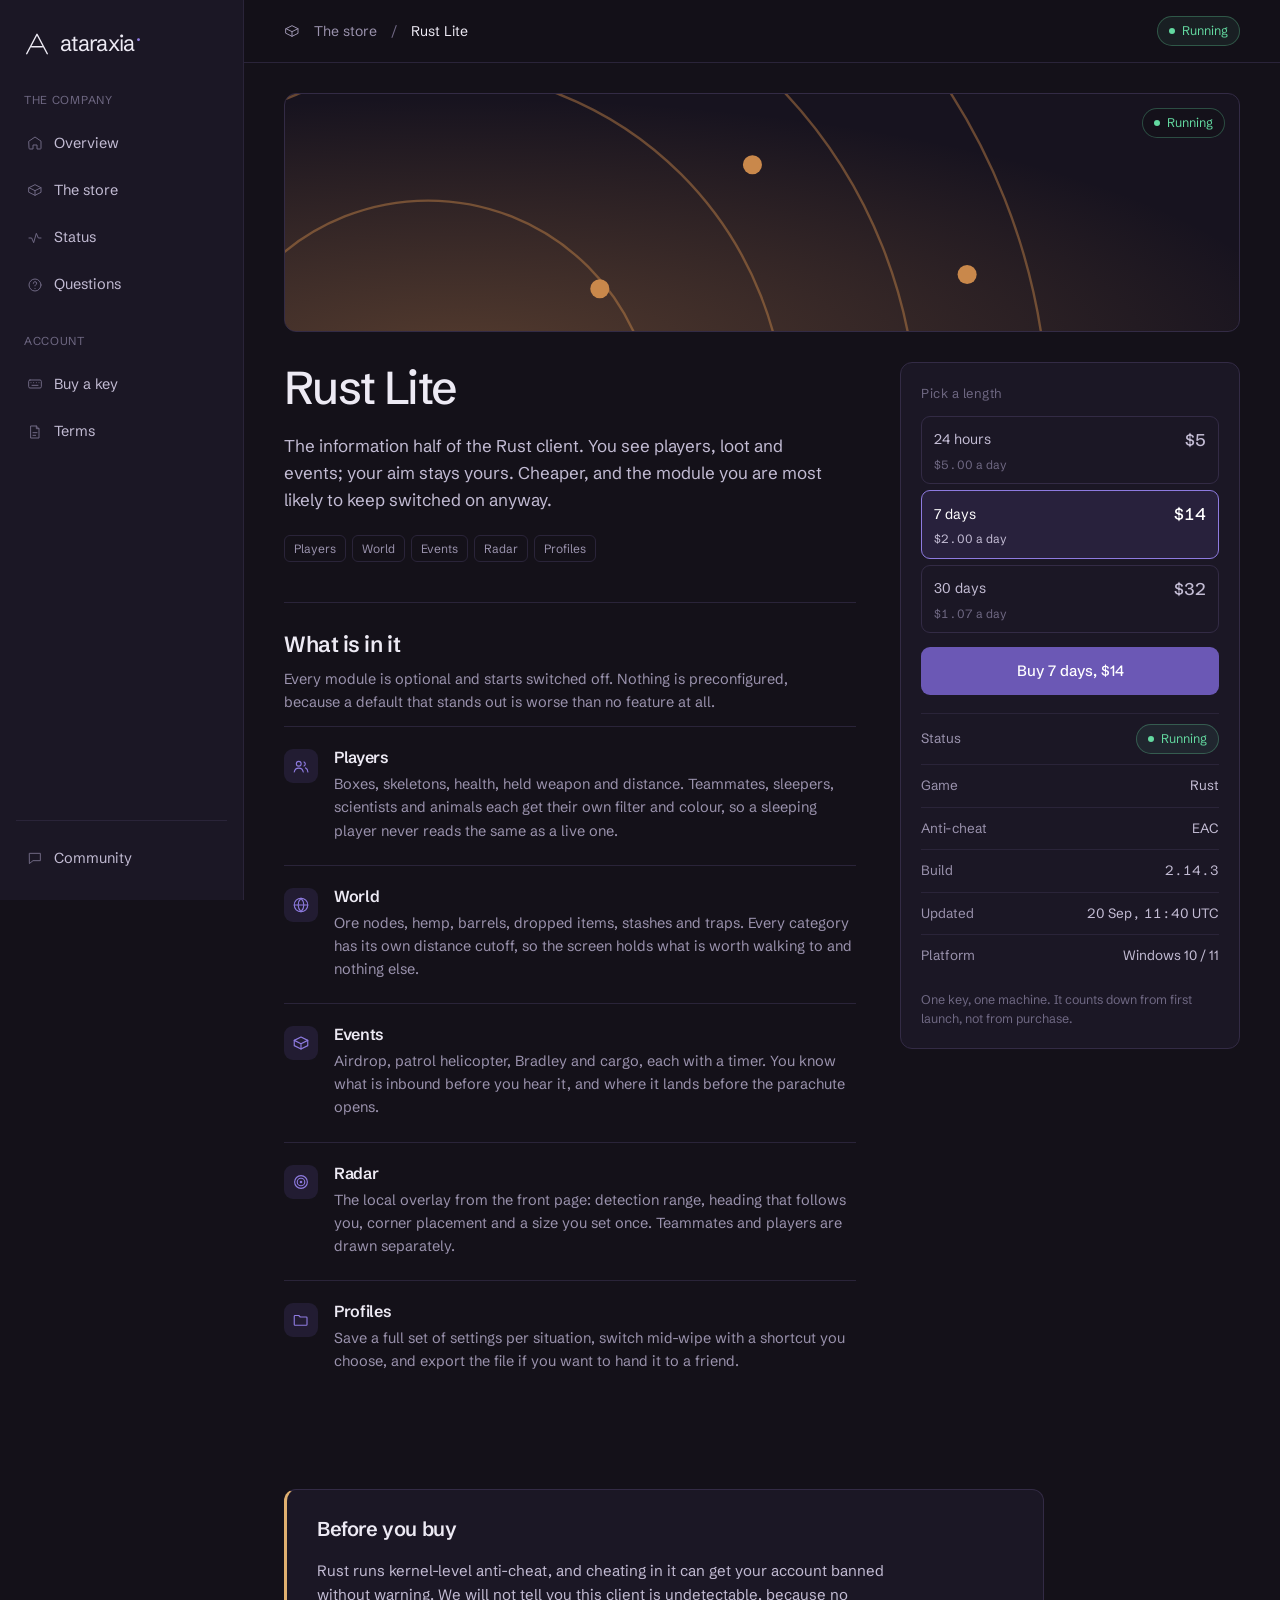
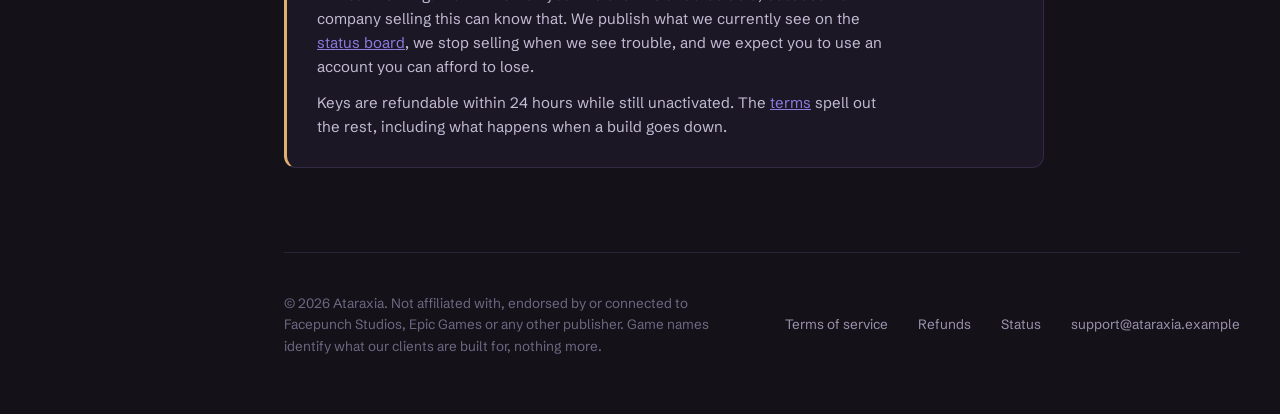
<file: rust-lite.html>
<!DOCTYPE html>
<html lang="en">
<head>
<meta charset="utf-8">
<meta name="viewport" content="width=device-width, initial-scale=1">
<title>Rust Lite | Ataraxia</title>
<meta name="robots" content="noindex, nofollow">
<meta name="description" content="Everything you need to see the server, with no aim assistance at all. Prices, modules and current status for the Ataraxia Rust Lite client.">
<link rel="preconnect" href="https://fonts.googleapis.com">
<link rel="preconnect" href="https://fonts.gstatic.com" crossorigin>
<link href="https://fonts.googleapis.com/css2?family=Schibsted+Grotesk:wght@400;500;600;700&display=swap" rel="stylesheet">
<link rel="icon" href="favicon.ico" sizes="32x32">
<link rel="icon" href="favicon.svg" type="image/svg+xml">
<link rel="apple-touch-icon" href="apple-touch-icon.png">
<link rel="canonical" href="https://lifeteen01.github.io/Ataraxia/rust-lite.html">
<link rel="stylesheet" href="assets/styles.css">
</head>
<body>
<a class="skip" href="#main">Skip to content</a>

<svg width="0" height="0" style="position:absolute" aria-hidden="true" focusable="false">
  <defs>
    <g id="i-home"><path d="M3 9.2 12 3l9 6.2V20a1 1 0 0 1-1 1h-5v-6H9v6H4a1 1 0 0 1-1-1z"/></g>
    <g id="i-tag"><path d="M4 4h7l9 9-7 7-9-9z"/><circle cx="8.5" cy="8.5" r="1.2"/></g>
    <g id="i-activity"><path d="M3 12h4l3 7 4-14 3 7h4"/></g>
    <g id="i-help"><circle cx="12" cy="12" r="9"/><path d="M9.5 9.5a2.5 2.5 0 1 1 3.2 2.4c-.6.2-.7.8-.7 1.4"/><path d="M12 17.2v.2"/></g>
    <g id="i-file"><path d="M6 3h8l4 4v14H6z"/><path d="M14 3v4h4"/><path d="M9 13h6M9 17h4"/></g>
    <g id="i-aim"><circle cx="12" cy="12" r="6.5"/><path d="M12 2v3M12 19v3M2 12h3M19 12h3"/><circle cx="12" cy="12" r="1.6"/></g>
    <g id="i-eye"><path d="M2 12s3.6-6 10-6 10 6 10 6-3.6 6-10 6-10-6-10-6z"/><circle cx="12" cy="12" r="2.6"/></g>
    <g id="i-globe"><circle cx="12" cy="12" r="9"/><path d="M3 12h18"/><path d="M12 3c2.6 2.6 3.8 5.7 3.8 9S14.6 18.4 12 21c-2.6-2.6-3.8-5.7-3.8-9S9.4 5.6 12 3z"/></g>
    <g id="i-users"><circle cx="9" cy="9" r="3.2"/><path d="M3 20c.6-3.4 3-5.2 6-5.2S14.4 16.6 15 20"/><path d="M16 6.6A3 3 0 0 1 16 12"/><path d="M18 14.5c2 .8 3 2.6 3.2 5.5"/></g>
    <g id="i-radar"><circle cx="12" cy="12" r="8.5"/><circle cx="12" cy="12" r="5"/><circle cx="12" cy="12" r="1"/></g>
    <g id="i-folder"><path d="M3 7a1 1 0 0 1 1-1h5l2 2h8a1 1 0 0 1 1 1v9a1 1 0 0 1-1 1H4a1 1 0 0 1-1-1z"/></g>
    <g id="i-box"><path d="M3 8.5 12 4l9 4.5v7L12 20l-9-4.5z"/><path d="M3 8.5 12 13l9-4.5M12 13v7"/></g>
    <g id="i-keys"><rect x="2.5" y="6" width="19" height="12" rx="2"/><path d="M6 10h.01M10 10h.01M14 10h.01M18 10h.01M7.5 14h9"/></g>
    <g id="i-message"><path d="M4 5h16v11H9l-5 4z"/></g>
  </defs>
</svg>

<div class="shell">

  <aside class="rail">
    <a class="mark" href="index.html" aria-label="Ataraxia home">
      <svg width="26" height="26" viewBox="0 0 24 24" fill="none" stroke="currentColor" stroke-width="1.3" stroke-linecap="round" stroke-linejoin="round" aria-hidden="true">
        <path d="M2.5 21 12 3l9.5 18"/><path d="M7 14.5h10"/>
      </svg>
      <span class="wordmark">ataraxia<sup>&bull;</sup></span>
    </a>

    <button class="burger" type="button" aria-expanded="false" aria-controls="railnav" aria-label="Open menu">
      <span></span><span></span><span></span>
    </button>

    <nav class="rail-nav" id="railnav">

    <p class="rail-group">THE COMPANY</p>
    <a class="rail-link" href="index.html#overview"><svg width="16" height="16" viewBox="0 0 24 24" fill="none" stroke="currentColor" stroke-width="1.5" stroke-linecap="round" stroke-linejoin="round"><use href="#i-home"/></svg>Overview<span class="dot"></span></a>
    <a class="rail-link" href="index.html#store"><svg width="16" height="16" viewBox="0 0 24 24" fill="none" stroke="currentColor" stroke-width="1.5" stroke-linecap="round" stroke-linejoin="round"><use href="#i-box"/></svg>The store<span class="dot"></span></a>
    <a class="rail-link" href="index.html#status"><svg width="16" height="16" viewBox="0 0 24 24" fill="none" stroke="currentColor" stroke-width="1.5" stroke-linecap="round" stroke-linejoin="round"><use href="#i-activity"/></svg>Status<span class="dot"></span></a>
    <a class="rail-link" href="index.html#questions"><svg width="16" height="16" viewBox="0 0 24 24" fill="none" stroke="currentColor" stroke-width="1.5" stroke-linecap="round" stroke-linejoin="round"><use href="#i-help"/></svg>Questions<span class="dot"></span></a>

    <p class="rail-group" style="margin-top:22px">ACCOUNT</p>
    <a class="rail-link" href="index.html#store"><svg width="16" height="16" viewBox="0 0 24 24" fill="none" stroke="currentColor" stroke-width="1.5" stroke-linecap="round" stroke-linejoin="round"><use href="#i-keys"/></svg>Buy a key<span class="dot"></span></a>
    <a class="rail-link" href="tos.html"><svg width="16" height="16" viewBox="0 0 24 24" fill="none" stroke="currentColor" stroke-width="1.5" stroke-linecap="round" stroke-linejoin="round"><use href="#i-file"/></svg>Terms<span class="dot"></span></a>

    <div class="rail-foot">
      <a class="rail-link" href="index.html#community"><svg width="16" height="16" viewBox="0 0 24 24" fill="none" stroke="currentColor" stroke-width="1.5" stroke-linecap="round" stroke-linejoin="round"><use href="#i-message"/></svg>Community<span class="dot"></span></a>
    </div>
    </nav>
  </aside>

  <main id="main">
    <div class="topbar">
      <svg width="16" height="16" viewBox="0 0 24 24" fill="none" stroke="currentColor" stroke-width="1.5" stroke-linecap="round" stroke-linejoin="round"><use href="#i-box"/></svg>
      <a class="crumb-link" href="index.html#store">The store</a>
      <span class="crumb-sep">/</span>
      <span class="crumb">Rust Lite</span>
      <span class="spacer"></span>
      <span class="chip ok"><i></i>Running</span>
    </div>

    <div class="wrap">

      <section class="phero">
        <div class="phero-art" style="--tint:#c9884b">
          <svg viewBox="0 0 400 120" aria-hidden="true" preserveAspectRatio="xMidYMid slice">
            <defs><radialGradient id="glow-rustlite" cx="18%" cy="100%" r="90%"><stop offset="0%" stop-color="currentColor" stop-opacity="0.34"/><stop offset="100%" stop-color="currentColor" stop-opacity="0"/></radialGradient></defs>
            <rect width="400" height="120" fill="url(#glow-rustlite)"/>
            <g fill="none" stroke="currentColor" stroke-opacity="0.45">
              <circle cx="60" cy="150" r="95"/><circle cx="60" cy="150" r="150"/><circle cx="60" cy="150" r="205"/><circle cx="60" cy="150" r="260"/>
            </g>
            <g fill="currentColor"><circle cx="196" cy="40" r="4"/><circle cx="286" cy="86" r="4"/><circle cx="132" cy="92" r="4"/></g>
          </svg>
          <span class="chip ok"><i></i>Running</span>
        </div>

        <div class="phero-grid">
          <div class="phero-main">
            <h1>Rust Lite</h1>
            <p class="lede">The information half of the Rust client. You see players, loot and events; your aim stays yours. Cheaper, and the module you are most likely to keep switched on anyway.</p>
            <ul class="tags"><li>Players</li><li>World</li><li>Events</li><li>Radar</li><li>Profiles</li></ul>

            <div class="phero-modules">
              <h2>What is in it</h2>
              <p class="phero-note">Every module is optional and starts switched off. Nothing is preconfigured, because a default that stands out is worse than no feature at all.</p>
              <div class="feature-grid">
          <article class="feature">
            <span class="icon"><svg width="18" height="18" viewBox="0 0 24 24" fill="none" stroke="currentColor" stroke-width="1.5" stroke-linecap="round" stroke-linejoin="round"><use href="#i-users"/></svg></span>
            <div><h3>Players</h3><p>Boxes, skeletons, health, held weapon and distance. Teammates, sleepers, scientists and animals each get their own filter and colour, so a sleeping player never reads the same as a live one.</p></div>
          </article>
          <article class="feature">
            <span class="icon"><svg width="18" height="18" viewBox="0 0 24 24" fill="none" stroke="currentColor" stroke-width="1.5" stroke-linecap="round" stroke-linejoin="round"><use href="#i-globe"/></svg></span>
            <div><h3>World</h3><p>Ore nodes, hemp, barrels, dropped items, stashes and traps. Every category has its own distance cutoff, so the screen holds what is worth walking to and nothing else.</p></div>
          </article>
          <article class="feature">
            <span class="icon"><svg width="18" height="18" viewBox="0 0 24 24" fill="none" stroke="currentColor" stroke-width="1.5" stroke-linecap="round" stroke-linejoin="round"><use href="#i-box"/></svg></span>
            <div><h3>Events</h3><p>Airdrop, patrol helicopter, Bradley and cargo, each with a timer. You know what is inbound before you hear it, and where it lands before the parachute opens.</p></div>
          </article>
          <article class="feature">
            <span class="icon"><svg width="18" height="18" viewBox="0 0 24 24" fill="none" stroke="currentColor" stroke-width="1.5" stroke-linecap="round" stroke-linejoin="round"><use href="#i-radar"/></svg></span>
            <div><h3>Radar</h3><p>The local overlay from the front page: detection range, heading that follows you, corner placement and a size you set once. Teammates and players are drawn separately.</p></div>
          </article>
          <article class="feature">
            <span class="icon"><svg width="18" height="18" viewBox="0 0 24 24" fill="none" stroke="currentColor" stroke-width="1.5" stroke-linecap="round" stroke-linejoin="round"><use href="#i-folder"/></svg></span>
            <div><h3>Profiles</h3><p>Save a full set of settings per situation, switch mid-wipe with a shortcut you choose, and export the file if you want to hand it to a friend.</p></div>
          </article>
              </div>
            </div>
          </div>

          <aside class="buybox" data-game="Rust Lite">
            <p class="buybox-head">Pick a length</p>
            <div class="variants" role="group" aria-label="Choose a licence length for Rust Lite">
            <button class="variant" data-price="$5" data-label="24 hours" aria-pressed="false"><span class="v-name">24 hours</span><span class="v-price tnum">$5</span><span class="v-per tnum">$5.00 a day</span></button>
            <button class="variant" data-price="$14" data-label="7 days" aria-pressed="true"><span class="v-name">7 days</span><span class="v-price tnum">$14</span><span class="v-per tnum">$2.00 a day</span></button>
            <button class="variant" data-price="$32" data-label="30 days" aria-pressed="false"><span class="v-name">30 days</span><span class="v-price tnum">$32</span><span class="v-per tnum">$1.07 a day</span></button>
            </div>
            <a class="btn btn-primary btn-block buy" href="#buy">Buy 7 days, $14</a>
            <dl class="spec">
              <div><dt>Status</dt><dd><span class="chip ok"><i></i>Running</span></dd></div>
              <div><dt>Game</dt><dd>Rust</dd></div>
              <div><dt>Anti-cheat</dt><dd>EAC</dd></div>
              <div><dt>Build</dt><dd class="tnum">2.14.3</dd></div>
              <div><dt>Updated</dt><dd class="tnum">20 Sep, 11:40 UTC</dd></div>
              <div><dt>Platform</dt><dd>Windows 10 / 11</dd></div>
            </dl>
            <p class="buybox-note">One key, one machine. It counts down from first launch, not from purchase.</p>
          </aside>
        </div>
      </section>

      <section class="section" id="risk">
        <div class="note warn">
          <h3>Before you buy</h3>
          <p>Rust runs kernel-level anti-cheat, and cheating in it can get your account banned without warning. We will not tell you this client is undetectable, because no company selling this can know that. We publish what we currently see on the <a href="index.html#status">status board</a>, we stop selling when we see trouble, and we expect you to use an account you can afford to lose.</p>
          <p>Keys are refundable within 24 hours while still unactivated. The <a href="tos.html">terms</a> spell out the rest, including what happens when a build goes down.</p>
        </div>
      </section>

      <footer class="foot">
        <span class="grow">&copy; 2026 Ataraxia. Not affiliated with, endorsed by or connected to Facepunch Studios, Epic Games or any other publisher. Game names identify what our clients are built for, nothing more.</span>
        <a href="tos.html">Terms of service</a>
        <a href="tos.html#refunds">Refunds</a>
        <a href="#status">Status</a>
        <a href="mailto:support@ataraxia.example">support@ataraxia.example</a>
      </footer>

    </div>
  </main>
</div>

<dialog class="modal" id="checkout" aria-label="Checkout">
  <div class="modal-card">
    <div class="panel-bar">
      <svg width="15" height="15" viewBox="0 0 24 24" fill="none" stroke="currentColor" stroke-width="1.5" stroke-linecap="round" stroke-linejoin="round"><use href="#i-keys"/></svg>
      <span>Checkout</span>
      <span class="lights"><i></i><i></i><i></i></span>
    </div>

    <div class="modal-body">
      <dl class="summary">
        <div><dt>Game</dt><dd id="coGame">Rust</dd></div>
        <div><dt>Length</dt><dd id="coLength">7 days</dd></div>
        <div><dt>Total</dt><dd id="coTotal" class="tnum">$25</dd></div>
      </dl>

      <p class="modal-note">this is just an example site bro chill out aint no stripe here</p>

      <button class="btn btn-primary btn-block" id="coClose" type="button">Fair enough</button>
    </div>
  </div>
</dialog>

<script src="assets/app.js"></script>
</body>
</html>
</file>
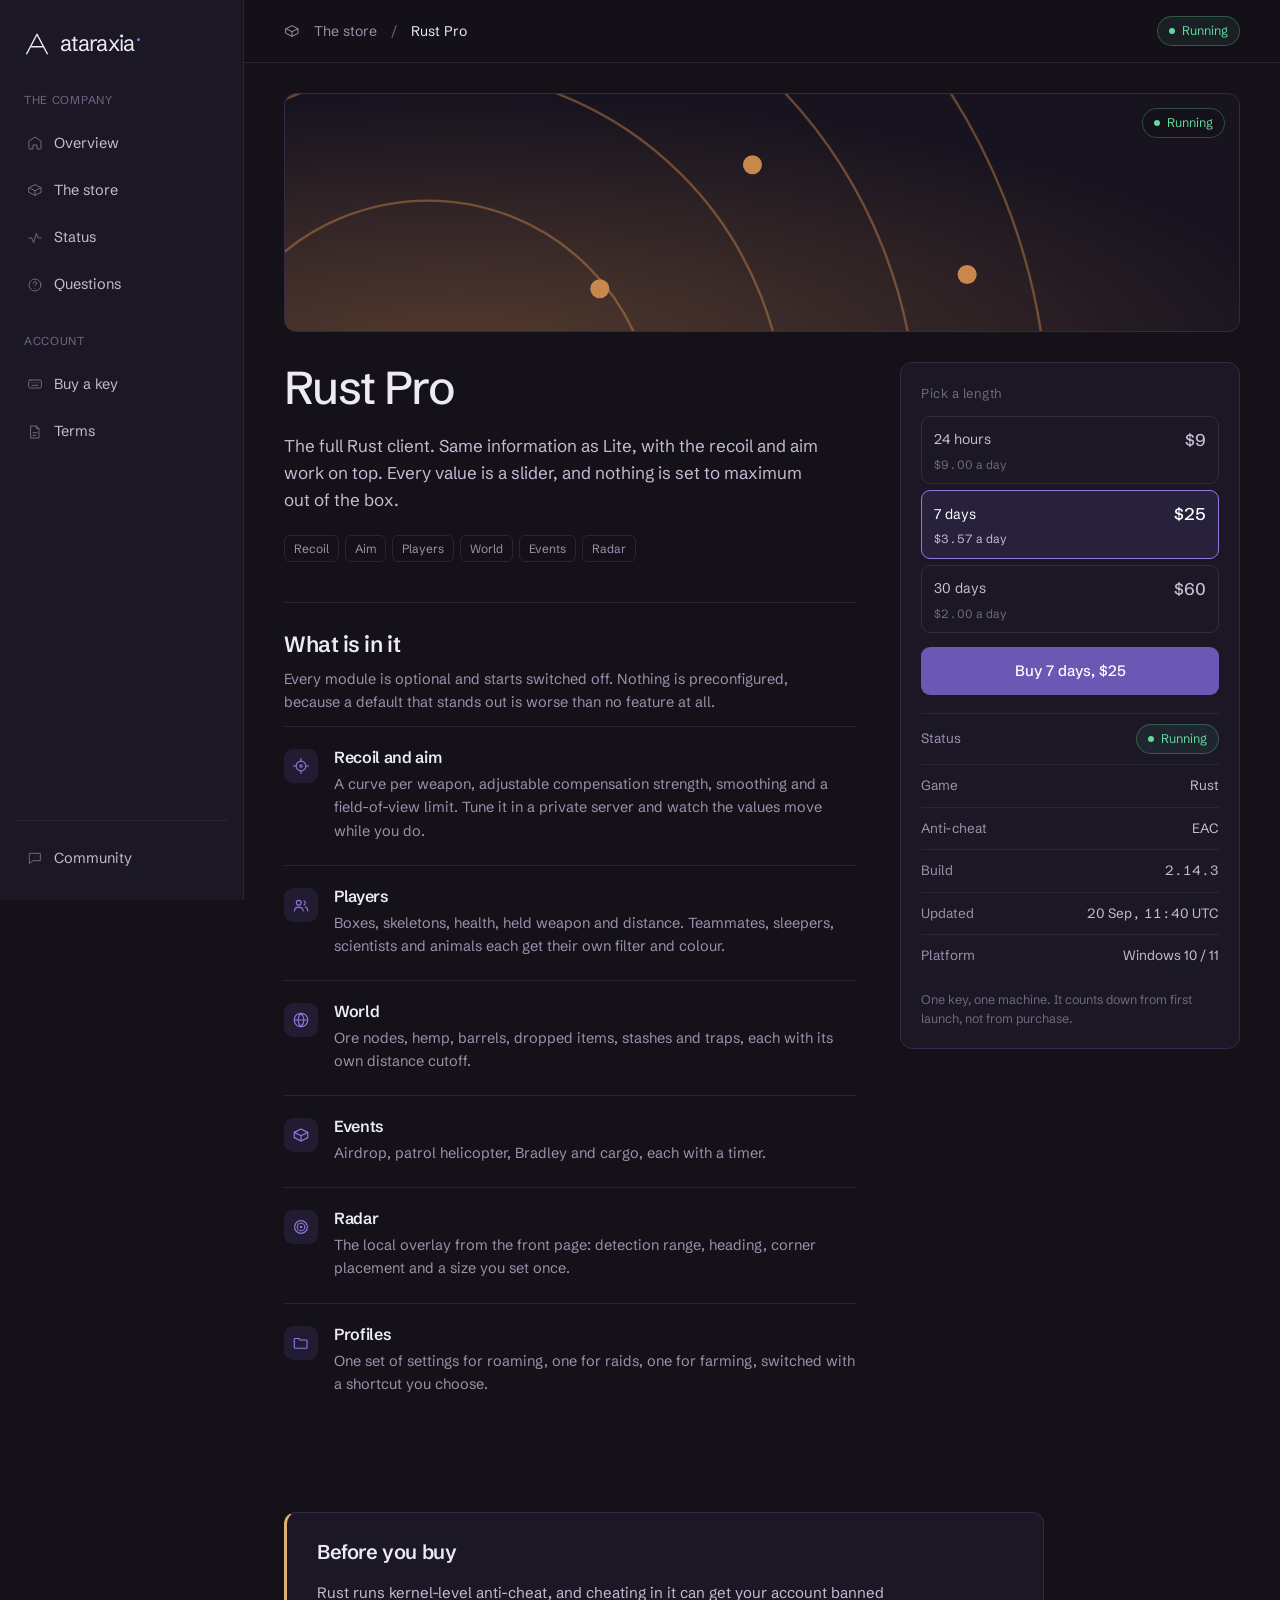
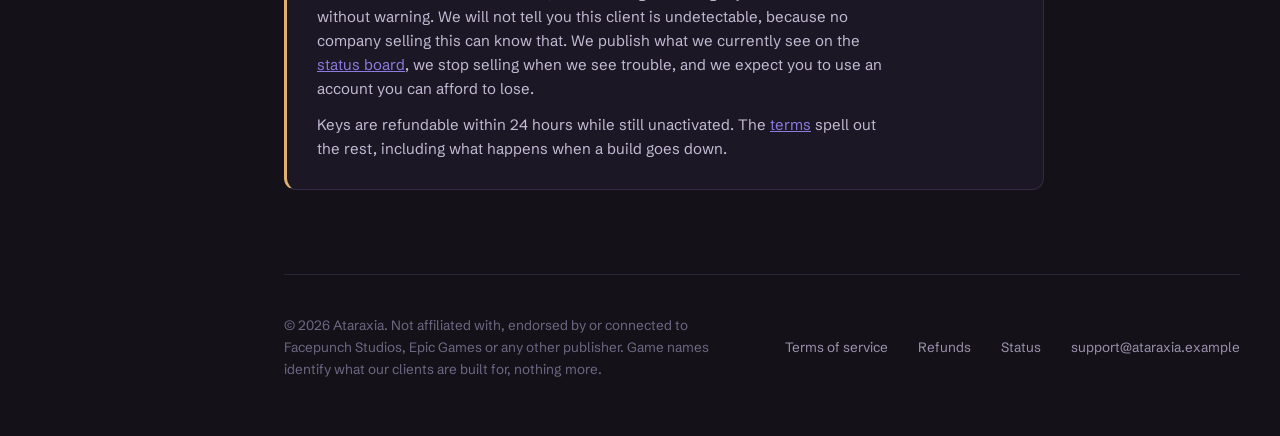
<file: rust-pro.html>
<!DOCTYPE html>
<html lang="en">
<head>
<meta charset="utf-8">
<meta name="viewport" content="width=device-width, initial-scale=1">
<title>Rust Pro | Ataraxia</title>
<meta name="robots" content="noindex, nofollow">
<meta name="description" content="Everything in Lite, plus per-weapon recoil control and the aim module. Prices, modules and current status for the Ataraxia Rust Pro client.">
<link rel="preconnect" href="https://fonts.googleapis.com">
<link rel="preconnect" href="https://fonts.gstatic.com" crossorigin>
<link href="https://fonts.googleapis.com/css2?family=Schibsted+Grotesk:wght@400;500;600;700&display=swap" rel="stylesheet">
<link rel="icon" href="favicon.ico" sizes="32x32">
<link rel="icon" href="favicon.svg" type="image/svg+xml">
<link rel="apple-touch-icon" href="apple-touch-icon.png">
<link rel="canonical" href="https://lifeteen01.github.io/Ataraxia/rust-pro.html">
<link rel="stylesheet" href="assets/styles.css">
</head>
<body>
<a class="skip" href="#main">Skip to content</a>

<svg width="0" height="0" style="position:absolute" aria-hidden="true" focusable="false">
  <defs>
    <g id="i-home"><path d="M3 9.2 12 3l9 6.2V20a1 1 0 0 1-1 1h-5v-6H9v6H4a1 1 0 0 1-1-1z"/></g>
    <g id="i-tag"><path d="M4 4h7l9 9-7 7-9-9z"/><circle cx="8.5" cy="8.5" r="1.2"/></g>
    <g id="i-activity"><path d="M3 12h4l3 7 4-14 3 7h4"/></g>
    <g id="i-help"><circle cx="12" cy="12" r="9"/><path d="M9.5 9.5a2.5 2.5 0 1 1 3.2 2.4c-.6.2-.7.8-.7 1.4"/><path d="M12 17.2v.2"/></g>
    <g id="i-file"><path d="M6 3h8l4 4v14H6z"/><path d="M14 3v4h4"/><path d="M9 13h6M9 17h4"/></g>
    <g id="i-aim"><circle cx="12" cy="12" r="6.5"/><path d="M12 2v3M12 19v3M2 12h3M19 12h3"/><circle cx="12" cy="12" r="1.6"/></g>
    <g id="i-eye"><path d="M2 12s3.6-6 10-6 10 6 10 6-3.6 6-10 6-10-6-10-6z"/><circle cx="12" cy="12" r="2.6"/></g>
    <g id="i-globe"><circle cx="12" cy="12" r="9"/><path d="M3 12h18"/><path d="M12 3c2.6 2.6 3.8 5.7 3.8 9S14.6 18.4 12 21c-2.6-2.6-3.8-5.7-3.8-9S9.4 5.6 12 3z"/></g>
    <g id="i-users"><circle cx="9" cy="9" r="3.2"/><path d="M3 20c.6-3.4 3-5.2 6-5.2S14.4 16.6 15 20"/><path d="M16 6.6A3 3 0 0 1 16 12"/><path d="M18 14.5c2 .8 3 2.6 3.2 5.5"/></g>
    <g id="i-radar"><circle cx="12" cy="12" r="8.5"/><circle cx="12" cy="12" r="5"/><circle cx="12" cy="12" r="1"/></g>
    <g id="i-folder"><path d="M3 7a1 1 0 0 1 1-1h5l2 2h8a1 1 0 0 1 1 1v9a1 1 0 0 1-1 1H4a1 1 0 0 1-1-1z"/></g>
    <g id="i-box"><path d="M3 8.5 12 4l9 4.5v7L12 20l-9-4.5z"/><path d="M3 8.5 12 13l9-4.5M12 13v7"/></g>
    <g id="i-keys"><rect x="2.5" y="6" width="19" height="12" rx="2"/><path d="M6 10h.01M10 10h.01M14 10h.01M18 10h.01M7.5 14h9"/></g>
    <g id="i-message"><path d="M4 5h16v11H9l-5 4z"/></g>
  </defs>
</svg>

<div class="shell">

  <aside class="rail">
    <a class="mark" href="index.html" aria-label="Ataraxia home">
      <svg width="26" height="26" viewBox="0 0 24 24" fill="none" stroke="currentColor" stroke-width="1.3" stroke-linecap="round" stroke-linejoin="round" aria-hidden="true">
        <path d="M2.5 21 12 3l9.5 18"/><path d="M7 14.5h10"/>
      </svg>
      <span class="wordmark">ataraxia<sup>&bull;</sup></span>
    </a>

    <button class="burger" type="button" aria-expanded="false" aria-controls="railnav" aria-label="Open menu">
      <span></span><span></span><span></span>
    </button>

    <nav class="rail-nav" id="railnav">

    <p class="rail-group">THE COMPANY</p>
    <a class="rail-link" href="index.html#overview"><svg width="16" height="16" viewBox="0 0 24 24" fill="none" stroke="currentColor" stroke-width="1.5" stroke-linecap="round" stroke-linejoin="round"><use href="#i-home"/></svg>Overview<span class="dot"></span></a>
    <a class="rail-link" href="index.html#store"><svg width="16" height="16" viewBox="0 0 24 24" fill="none" stroke="currentColor" stroke-width="1.5" stroke-linecap="round" stroke-linejoin="round"><use href="#i-box"/></svg>The store<span class="dot"></span></a>
    <a class="rail-link" href="index.html#status"><svg width="16" height="16" viewBox="0 0 24 24" fill="none" stroke="currentColor" stroke-width="1.5" stroke-linecap="round" stroke-linejoin="round"><use href="#i-activity"/></svg>Status<span class="dot"></span></a>
    <a class="rail-link" href="index.html#questions"><svg width="16" height="16" viewBox="0 0 24 24" fill="none" stroke="currentColor" stroke-width="1.5" stroke-linecap="round" stroke-linejoin="round"><use href="#i-help"/></svg>Questions<span class="dot"></span></a>

    <p class="rail-group" style="margin-top:22px">ACCOUNT</p>
    <a class="rail-link" href="index.html#store"><svg width="16" height="16" viewBox="0 0 24 24" fill="none" stroke="currentColor" stroke-width="1.5" stroke-linecap="round" stroke-linejoin="round"><use href="#i-keys"/></svg>Buy a key<span class="dot"></span></a>
    <a class="rail-link" href="tos.html"><svg width="16" height="16" viewBox="0 0 24 24" fill="none" stroke="currentColor" stroke-width="1.5" stroke-linecap="round" stroke-linejoin="round"><use href="#i-file"/></svg>Terms<span class="dot"></span></a>

    <div class="rail-foot">
      <a class="rail-link" href="index.html#community"><svg width="16" height="16" viewBox="0 0 24 24" fill="none" stroke="currentColor" stroke-width="1.5" stroke-linecap="round" stroke-linejoin="round"><use href="#i-message"/></svg>Community<span class="dot"></span></a>
    </div>
    </nav>
  </aside>

  <main id="main">
    <div class="topbar">
      <svg width="16" height="16" viewBox="0 0 24 24" fill="none" stroke="currentColor" stroke-width="1.5" stroke-linecap="round" stroke-linejoin="round"><use href="#i-box"/></svg>
      <a class="crumb-link" href="index.html#store">The store</a>
      <span class="crumb-sep">/</span>
      <span class="crumb">Rust Pro</span>
      <span class="spacer"></span>
      <span class="chip ok"><i></i>Running</span>
    </div>

    <div class="wrap">

      <section class="phero">
        <div class="phero-art" style="--tint:#c9884b">
          <svg viewBox="0 0 400 120" aria-hidden="true" preserveAspectRatio="xMidYMid slice">
            <defs><radialGradient id="glow-rustpro" cx="18%" cy="100%" r="90%"><stop offset="0%" stop-color="currentColor" stop-opacity="0.34"/><stop offset="100%" stop-color="currentColor" stop-opacity="0"/></radialGradient></defs>
            <rect width="400" height="120" fill="url(#glow-rustpro)"/>
            <g fill="none" stroke="currentColor" stroke-opacity="0.45">
              <circle cx="60" cy="150" r="95"/><circle cx="60" cy="150" r="150"/><circle cx="60" cy="150" r="205"/><circle cx="60" cy="150" r="260"/>
            </g>
            <g fill="currentColor"><circle cx="196" cy="40" r="4"/><circle cx="286" cy="86" r="4"/><circle cx="132" cy="92" r="4"/></g>
          </svg>
          <span class="chip ok"><i></i>Running</span>
        </div>

        <div class="phero-grid">
          <div class="phero-main">
            <h1>Rust Pro</h1>
            <p class="lede">The full Rust client. Same information as Lite, with the recoil and aim work on top. Every value is a slider, and nothing is set to maximum out of the box.</p>
            <ul class="tags"><li>Recoil</li><li>Aim</li><li>Players</li><li>World</li><li>Events</li><li>Radar</li></ul>

            <div class="phero-modules">
              <h2>What is in it</h2>
              <p class="phero-note">Every module is optional and starts switched off. Nothing is preconfigured, because a default that stands out is worse than no feature at all.</p>
              <div class="feature-grid">
          <article class="feature">
            <span class="icon"><svg width="18" height="18" viewBox="0 0 24 24" fill="none" stroke="currentColor" stroke-width="1.5" stroke-linecap="round" stroke-linejoin="round"><use href="#i-aim"/></svg></span>
            <div><h3>Recoil and aim</h3><p>A curve per weapon, adjustable compensation strength, smoothing and a field-of-view limit. Tune it in a private server and watch the values move while you do.</p></div>
          </article>
          <article class="feature">
            <span class="icon"><svg width="18" height="18" viewBox="0 0 24 24" fill="none" stroke="currentColor" stroke-width="1.5" stroke-linecap="round" stroke-linejoin="round"><use href="#i-users"/></svg></span>
            <div><h3>Players</h3><p>Boxes, skeletons, health, held weapon and distance. Teammates, sleepers, scientists and animals each get their own filter and colour.</p></div>
          </article>
          <article class="feature">
            <span class="icon"><svg width="18" height="18" viewBox="0 0 24 24" fill="none" stroke="currentColor" stroke-width="1.5" stroke-linecap="round" stroke-linejoin="round"><use href="#i-globe"/></svg></span>
            <div><h3>World</h3><p>Ore nodes, hemp, barrels, dropped items, stashes and traps, each with its own distance cutoff.</p></div>
          </article>
          <article class="feature">
            <span class="icon"><svg width="18" height="18" viewBox="0 0 24 24" fill="none" stroke="currentColor" stroke-width="1.5" stroke-linecap="round" stroke-linejoin="round"><use href="#i-box"/></svg></span>
            <div><h3>Events</h3><p>Airdrop, patrol helicopter, Bradley and cargo, each with a timer.</p></div>
          </article>
          <article class="feature">
            <span class="icon"><svg width="18" height="18" viewBox="0 0 24 24" fill="none" stroke="currentColor" stroke-width="1.5" stroke-linecap="round" stroke-linejoin="round"><use href="#i-radar"/></svg></span>
            <div><h3>Radar</h3><p>The local overlay from the front page: detection range, heading, corner placement and a size you set once.</p></div>
          </article>
          <article class="feature">
            <span class="icon"><svg width="18" height="18" viewBox="0 0 24 24" fill="none" stroke="currentColor" stroke-width="1.5" stroke-linecap="round" stroke-linejoin="round"><use href="#i-folder"/></svg></span>
            <div><h3>Profiles</h3><p>One set of settings for roaming, one for raids, one for farming, switched with a shortcut you choose.</p></div>
          </article>
              </div>
            </div>
          </div>

          <aside class="buybox" data-game="Rust Pro">
            <p class="buybox-head">Pick a length</p>
            <div class="variants" role="group" aria-label="Choose a licence length for Rust Pro">
            <button class="variant" data-price="$9" data-label="24 hours" aria-pressed="false"><span class="v-name">24 hours</span><span class="v-price tnum">$9</span><span class="v-per tnum">$9.00 a day</span></button>
            <button class="variant" data-price="$25" data-label="7 days" aria-pressed="true"><span class="v-name">7 days</span><span class="v-price tnum">$25</span><span class="v-per tnum">$3.57 a day</span></button>
            <button class="variant" data-price="$60" data-label="30 days" aria-pressed="false"><span class="v-name">30 days</span><span class="v-price tnum">$60</span><span class="v-per tnum">$2.00 a day</span></button>
            </div>
            <a class="btn btn-primary btn-block buy" href="#buy">Buy 7 days, $25</a>
            <dl class="spec">
              <div><dt>Status</dt><dd><span class="chip ok"><i></i>Running</span></dd></div>
              <div><dt>Game</dt><dd>Rust</dd></div>
              <div><dt>Anti-cheat</dt><dd>EAC</dd></div>
              <div><dt>Build</dt><dd class="tnum">2.14.3</dd></div>
              <div><dt>Updated</dt><dd class="tnum">20 Sep, 11:40 UTC</dd></div>
              <div><dt>Platform</dt><dd>Windows 10 / 11</dd></div>
            </dl>
            <p class="buybox-note">One key, one machine. It counts down from first launch, not from purchase.</p>
          </aside>
        </div>
      </section>

      <section class="section" id="risk">
        <div class="note warn">
          <h3>Before you buy</h3>
          <p>Rust runs kernel-level anti-cheat, and cheating in it can get your account banned without warning. We will not tell you this client is undetectable, because no company selling this can know that. We publish what we currently see on the <a href="index.html#status">status board</a>, we stop selling when we see trouble, and we expect you to use an account you can afford to lose.</p>
          <p>Keys are refundable within 24 hours while still unactivated. The <a href="tos.html">terms</a> spell out the rest, including what happens when a build goes down.</p>
        </div>
      </section>

      <footer class="foot">
        <span class="grow">&copy; 2026 Ataraxia. Not affiliated with, endorsed by or connected to Facepunch Studios, Epic Games or any other publisher. Game names identify what our clients are built for, nothing more.</span>
        <a href="tos.html">Terms of service</a>
        <a href="tos.html#refunds">Refunds</a>
        <a href="#status">Status</a>
        <a href="mailto:support@ataraxia.example">support@ataraxia.example</a>
      </footer>

    </div>
  </main>
</div>

<dialog class="modal" id="checkout" aria-label="Checkout">
  <div class="modal-card">
    <div class="panel-bar">
      <svg width="15" height="15" viewBox="0 0 24 24" fill="none" stroke="currentColor" stroke-width="1.5" stroke-linecap="round" stroke-linejoin="round"><use href="#i-keys"/></svg>
      <span>Checkout</span>
      <span class="lights"><i></i><i></i><i></i></span>
    </div>

    <div class="modal-body">
      <dl class="summary">
        <div><dt>Game</dt><dd id="coGame">Rust</dd></div>
        <div><dt>Length</dt><dd id="coLength">7 days</dd></div>
        <div><dt>Total</dt><dd id="coTotal" class="tnum">$25</dd></div>
      </dl>

      <p class="modal-note">this is just an example site bro chill out aint no stripe here</p>

      <button class="btn btn-primary btn-block" id="coClose" type="button">Fair enough</button>
    </div>
  </div>
</dialog>

<script src="assets/app.js"></script>
</body>
</html>
</file>
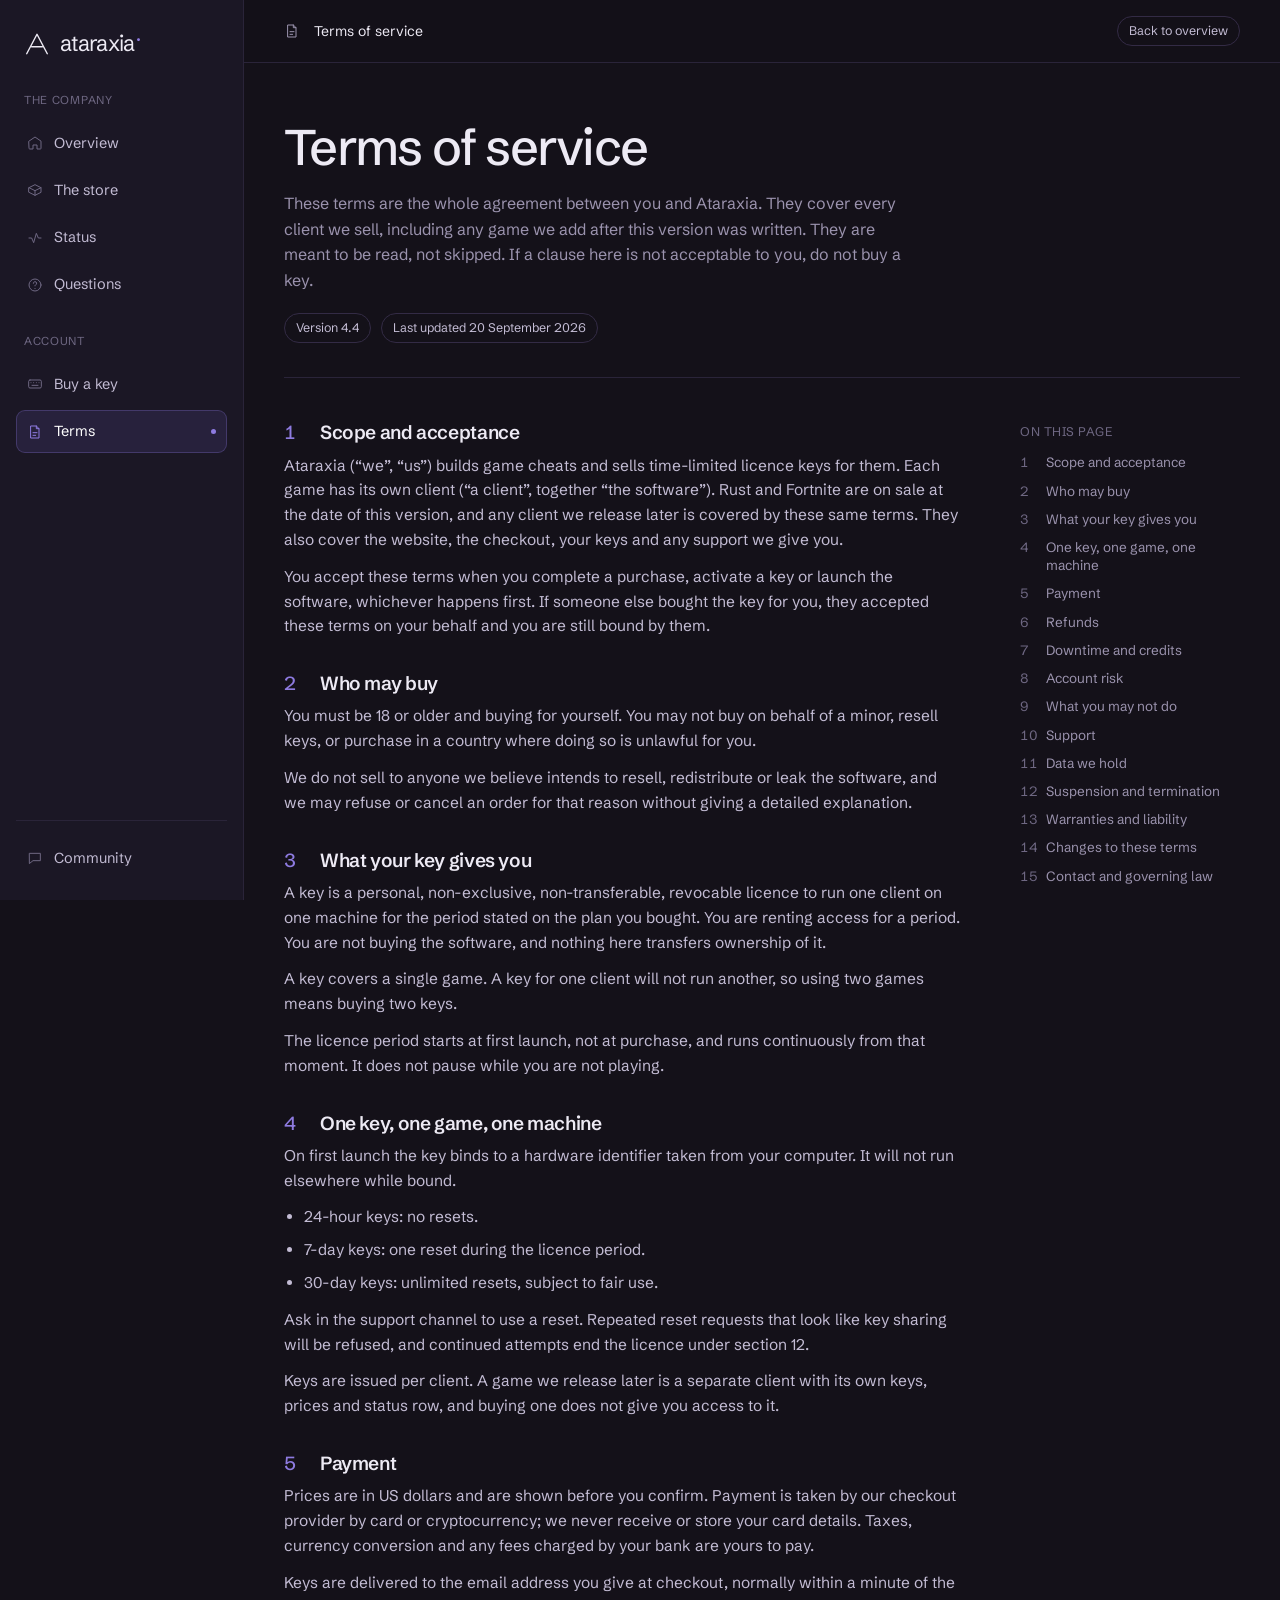
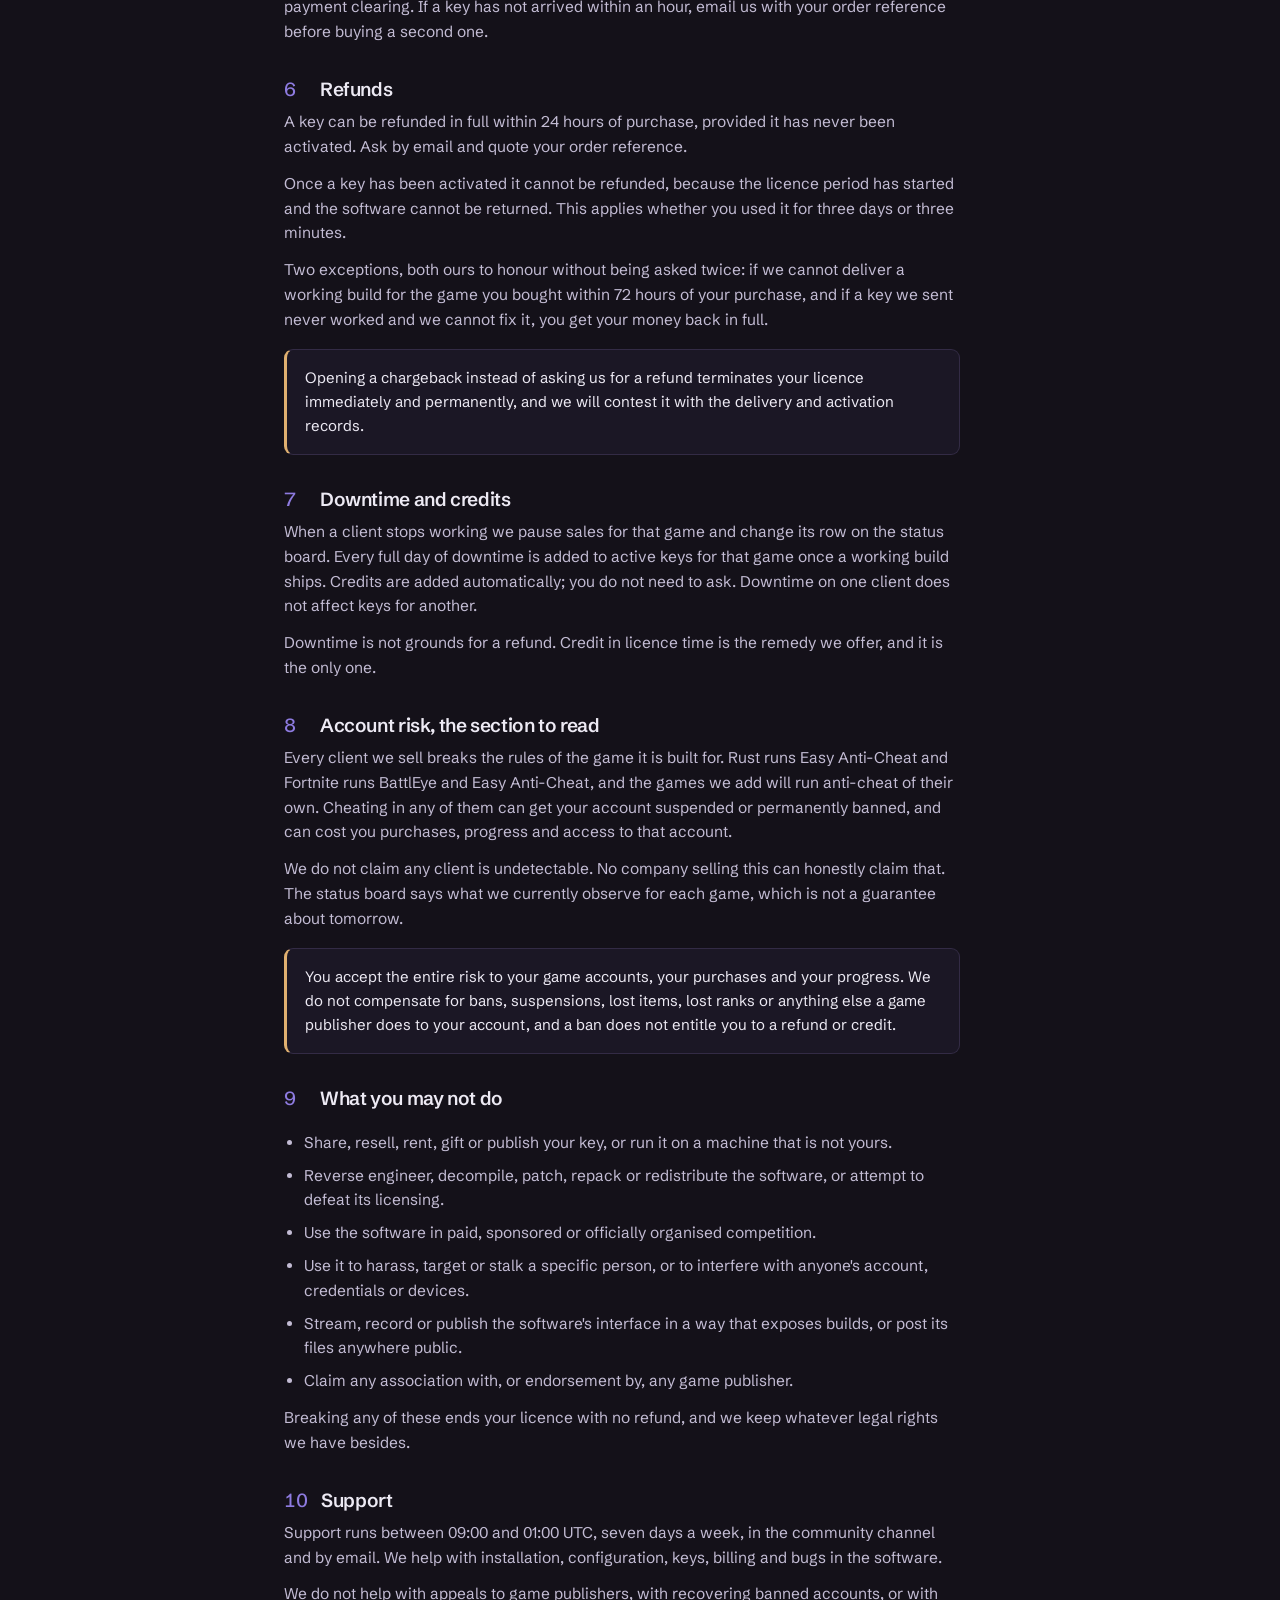
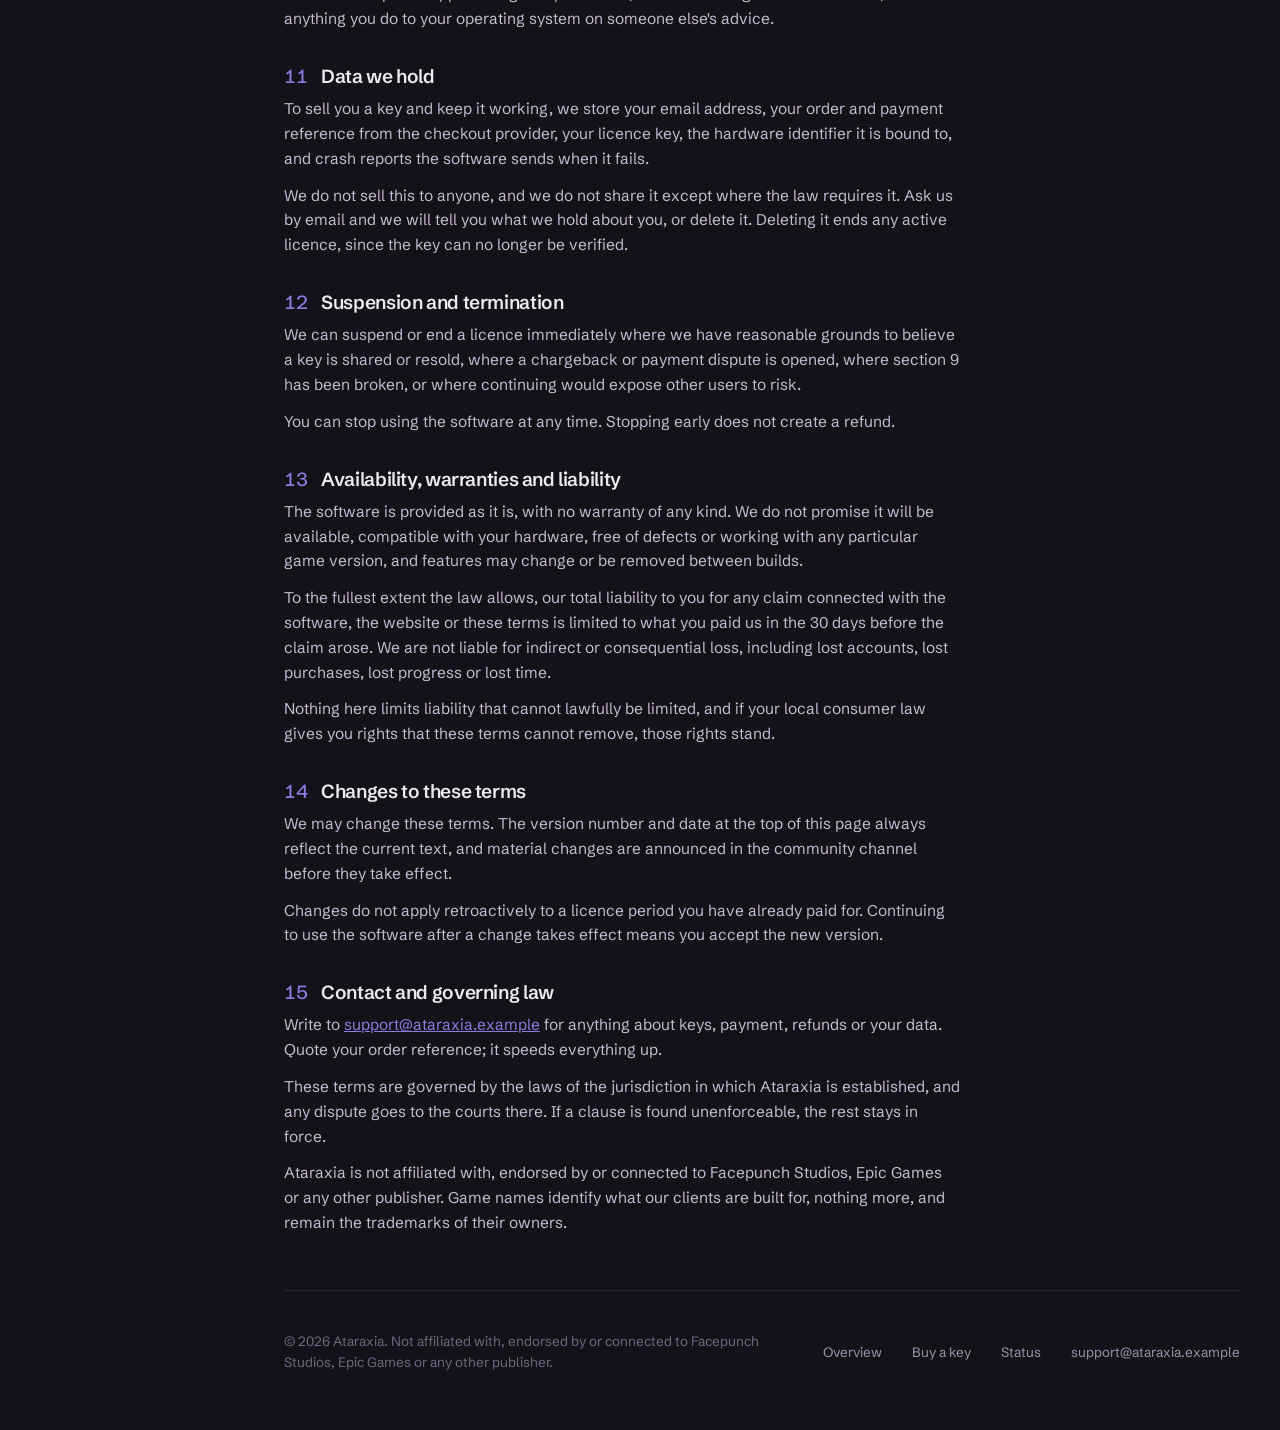
<file: tos.html>
<!DOCTYPE html>
<html lang="en">
<head>
<meta charset="utf-8">
<meta name="viewport" content="width=device-width, initial-scale=1">
<title>Terms of service | Ataraxia</title>
<meta name="robots" content="noindex, nofollow">
<meta name="description" content="The terms you agree to when you buy or use an Ataraxia key: licence, payment, refunds, downtime credits, account risk, data and termination.">
<link rel="preconnect" href="https://fonts.googleapis.com">
<link rel="preconnect" href="https://fonts.gstatic.com" crossorigin>
<link href="https://fonts.googleapis.com/css2?family=Schibsted+Grotesk:wght@400;500;600;700&display=swap" rel="stylesheet">
<link rel="icon" href="favicon.ico" sizes="32x32">
<link rel="icon" href="favicon.svg" type="image/svg+xml">
<link rel="apple-touch-icon" href="apple-touch-icon.png">
<link rel="canonical" href="https://lifeteen01.github.io/Ataraxia/tos.html">
<link rel="stylesheet" href="assets/styles.css">
</head>
<body>
<a class="skip" href="#main">Skip to content</a>

<svg width="0" height="0" style="position:absolute" aria-hidden="true" focusable="false">
  <defs>
    <g id="i-home"><path d="M3 9.2 12 3l9 6.2V20a1 1 0 0 1-1 1h-5v-6H9v6H4a1 1 0 0 1-1-1z"/></g>
    <g id="i-sliders"><path d="M4 7h10M18 7h2M4 17h4M12 17h8"/><circle cx="16" cy="7" r="2"/><circle cx="10" cy="17" r="2"/></g>
    <g id="i-box"><path d="M3 8.5 12 4l9 4.5v7L12 20l-9-4.5z"/><path d="M3 8.5 12 13l9-4.5M12 13v7"/></g>
    <g id="i-tag"><path d="M4 4h7l9 9-7 7-9-9z"/><circle cx="8.5" cy="8.5" r="1.2"/></g>
    <g id="i-activity"><path d="M3 12h4l3 7 4-14 3 7h4"/></g>
    <g id="i-help"><circle cx="12" cy="12" r="9"/><path d="M9.5 9.5a2.5 2.5 0 1 1 3.2 2.4c-.6.2-.7.8-.7 1.4"/><path d="M12 17.2v.2"/></g>
    <g id="i-file"><path d="M6 3h8l4 4v14H6z"/><path d="M14 3v4h4"/><path d="M9 13h6M9 17h4"/></g>
    <g id="i-folder"><path d="M3 7a1 1 0 0 1 1-1h5l2 2h8a1 1 0 0 1 1 1v9a1 1 0 0 1-1 1H4a1 1 0 0 1-1-1z"/></g>
    <g id="i-keys"><rect x="2.5" y="6" width="19" height="12" rx="2"/><path d="M6 10h.01M10 10h.01M14 10h.01M18 10h.01M7.5 14h9"/></g>
    <g id="i-message"><path d="M4 5h16v11H9l-5 4z"/></g>
  </defs>
</svg>

<div class="shell">

  <aside class="rail">
    <a class="mark" href="index.html" aria-label="Ataraxia home">
      <svg width="26" height="26" viewBox="0 0 24 24" fill="none" stroke="currentColor" stroke-width="1.3" stroke-linecap="round" stroke-linejoin="round" aria-hidden="true">
        <path d="M2.5 21 12 3l9.5 18"/><path d="M7 14.5h10"/>
      </svg>
      <span class="wordmark">ataraxia<sup>•</sup></span>
    </a>

    <button class="burger" type="button" aria-expanded="false" aria-controls="railnav" aria-label="Open menu">
      <span></span><span></span><span></span>
    </button>

    <nav class="rail-nav" id="railnav">

    <p class="rail-group">THE COMPANY</p>
    <a class="rail-link" href="index.html#overview"><svg width="16" height="16" viewBox="0 0 24 24" fill="none" stroke="currentColor" stroke-width="1.5" stroke-linecap="round" stroke-linejoin="round"><use href="#i-home"/></svg>Overview<span class="dot"></span></a>
    <a class="rail-link" href="index.html#store"><svg width="16" height="16" viewBox="0 0 24 24" fill="none" stroke="currentColor" stroke-width="1.5" stroke-linecap="round" stroke-linejoin="round"><use href="#i-box"/></svg>The store<span class="dot"></span></a>
    <a class="rail-link" href="index.html#status"><svg width="16" height="16" viewBox="0 0 24 24" fill="none" stroke="currentColor" stroke-width="1.5" stroke-linecap="round" stroke-linejoin="round"><use href="#i-activity"/></svg>Status<span class="dot"></span></a>
    <a class="rail-link" href="index.html#questions"><svg width="16" height="16" viewBox="0 0 24 24" fill="none" stroke="currentColor" stroke-width="1.5" stroke-linecap="round" stroke-linejoin="round"><use href="#i-help"/></svg>Questions<span class="dot"></span></a>

    <p class="rail-group" style="margin-top:22px">ACCOUNT</p>
    <a class="rail-link" href="index.html#store"><svg width="16" height="16" viewBox="0 0 24 24" fill="none" stroke="currentColor" stroke-width="1.5" stroke-linecap="round" stroke-linejoin="round"><use href="#i-keys"/></svg>Buy a key<span class="dot"></span></a>
    <a class="rail-link" href="tos.html" aria-current="page"><svg width="16" height="16" viewBox="0 0 24 24" fill="none" stroke="currentColor" stroke-width="1.5" stroke-linecap="round" stroke-linejoin="round"><use href="#i-file"/></svg>Terms<span class="dot"></span></a>

    <div class="rail-foot">
      <a class="rail-link" href="index.html#community"><svg width="16" height="16" viewBox="0 0 24 24" fill="none" stroke="currentColor" stroke-width="1.5" stroke-linecap="round" stroke-linejoin="round"><use href="#i-message"/></svg>Community<span class="dot"></span></a>
    </div>
    </nav>
  </aside>

  <main id="main">
    <div class="topbar">
      <svg width="16" height="16" viewBox="0 0 24 24" fill="none" stroke="currentColor" stroke-width="1.5" stroke-linecap="round" stroke-linejoin="round"><use href="#i-file"/></svg>
      <span class="crumb">Terms of service</span>
      <span class="spacer"></span>
      <a class="chip" href="index.html" style="text-decoration:none">Back to overview</a>
    </div>

    <div class="wrap">

      <header class="doc-head">
        <h1>Terms of service</h1>
        <p>These terms are the whole agreement between you and Ataraxia. They cover every client we sell, including any game we add after this version was written. They are meant to be read, not skipped. If a clause here is not acceptable to you, do not buy a key.</p>
        <div class="stamp">
          <span class="chip">Version 4.4</span>
          <span class="chip tnum">Last updated 20 September 2026</span>
        </div>
      </header>

      <div class="doc-layout">
        <div class="terms">

          <section id="scope">
            <h2>Scope and acceptance</h2>
            <p>Ataraxia (“we”, “us”) builds game cheats and sells time-limited licence keys for them. Each game has its own client (“a client”, together “the software”). Rust and Fortnite are on sale at the date of this version, and any client we release later is covered by these same terms. They also cover the website, the checkout, your keys and any support we give you.</p>
            <p>You accept these terms when you complete a purchase, activate a key or launch the software, whichever happens first. If someone else bought the key for you, they accepted these terms on your behalf and you are still bound by them.</p>
          </section>

          <section id="eligibility">
            <h2>Who may buy</h2>
            <p>You must be 18 or older and buying for yourself. You may not buy on behalf of a minor, resell keys, or purchase in a country where doing so is unlawful for you.</p>
            <p>We do not sell to anyone we believe intends to resell, redistribute or leak the software, and we may refuse or cancel an order for that reason without giving a detailed explanation.</p>
          </section>

          <section id="licence">
            <h2>What your key gives you</h2>
            <p>A key is a personal, non-exclusive, non-transferable, revocable licence to run one client on one machine for the period stated on the plan you bought. You are renting access for a period. You are not buying the software, and nothing here transfers ownership of it.</p>
            <p>A key covers a single game. A key for one client will not run another, so using two games means buying two keys.</p>
            <p>The licence period starts at first launch, not at purchase, and runs continuously from that moment. It does not pause while you are not playing.</p>
          </section>

          <section id="machine">
            <h2>One key, one game, one machine</h2>
            <p>On first launch the key binds to a hardware identifier taken from your computer. It will not run elsewhere while bound.</p>
            <ul>
              <li>24-hour keys: no resets.</li>
              <li>7-day keys: one reset during the licence period.</li>
              <li>30-day keys: unlimited resets, subject to fair use.</li>
            </ul>
            <p>Ask in the support channel to use a reset. Repeated reset requests that look like key sharing will be refused, and continued attempts end the licence under section 12.</p>
            <p>Keys are issued per client. A game we release later is a separate client with its own keys, prices and status row, and buying one does not give you access to it.</p>
          </section>

          <section id="payment">
            <h2>Payment</h2>
            <p>Prices are in US dollars and are shown before you confirm. Payment is taken by our checkout provider by card or cryptocurrency; we never receive or store your card details. Taxes, currency conversion and any fees charged by your bank are yours to pay.</p>
            <p>Keys are delivered to the email address you give at checkout, normally within a minute of the payment clearing. If a key has not arrived within an hour, email us with your order reference before buying a second one.</p>
          </section>

          <section id="refunds">
            <h2>Refunds</h2>
            <p>A key can be refunded in full within 24 hours of purchase, provided it has never been activated. Ask by email and quote your order reference.</p>
            <p>Once a key has been activated it cannot be refunded, because the licence period has started and the software cannot be returned. This applies whether you used it for three days or three minutes.</p>
            <p>Two exceptions, both ours to honour without being asked twice: if we cannot deliver a working build for the game you bought within 72 hours of your purchase, and if a key we sent never worked and we cannot fix it, you get your money back in full.</p>
            <div class="callout">Opening a chargeback instead of asking us for a refund terminates your licence immediately and permanently, and we will contest it with the delivery and activation records.</div>
          </section>

          <section id="downtime">
            <h2>Downtime and credits</h2>
            <p>When a client stops working we pause sales for that game and change its row on the status board. Every full day of downtime is added to active keys for that game once a working build ships. Credits are added automatically; you do not need to ask. Downtime on one client does not affect keys for another.</p>
            <p>Downtime is not grounds for a refund. Credit in licence time is the remedy we offer, and it is the only one.</p>
          </section>

          <section id="risk">
            <h2>Account risk, the section to read</h2>
            <p>Every client we sell breaks the rules of the game it is built for. Rust runs Easy Anti-Cheat and Fortnite runs BattlEye and Easy Anti-Cheat, and the games we add will run anti-cheat of their own. Cheating in any of them can get your account suspended or permanently banned, and can cost you purchases, progress and access to that account.</p>
            <p>We do not claim any client is undetectable. No company selling this can honestly claim that. The status board says what we currently observe for each game, which is not a guarantee about tomorrow.</p>
            <div class="callout">You accept the entire risk to your game accounts, your purchases and your progress. We do not compensate for bans, suspensions, lost items, lost ranks or anything else a game publisher does to your account, and a ban does not entitle you to a refund or credit.</div>
          </section>

          <section id="conduct">
            <h2>What you may not do</h2>
            <ul>
              <li>Share, resell, rent, gift or publish your key, or run it on a machine that is not yours.</li>
              <li>Reverse engineer, decompile, patch, repack or redistribute the software, or attempt to defeat its licensing.</li>
              <li>Use the software in paid, sponsored or officially organised competition.</li>
              <li>Use it to harass, target or stalk a specific person, or to interfere with anyone's account, credentials or devices.</li>
              <li>Stream, record or publish the software's interface in a way that exposes builds, or post its files anywhere public.</li>
              <li>Claim any association with, or endorsement by, any game publisher.</li>
            </ul>
            <p>Breaking any of these ends your licence with no refund, and we keep whatever legal rights we have besides.</p>
          </section>

          <section id="support">
            <h2>Support</h2>
            <p>Support runs between 09:00 and 01:00 UTC, seven days a week, in the community channel and by email. We help with installation, configuration, keys, billing and bugs in the software.</p>
            <p>We do not help with appeals to game publishers, with recovering banned accounts, or with anything you do to your operating system on someone else's advice.</p>
          </section>

          <section id="data">
            <h2>Data we hold</h2>
            <p>To sell you a key and keep it working, we store your email address, your order and payment reference from the checkout provider, your licence key, the hardware identifier it is bound to, and crash reports the software sends when it fails.</p>
            <p>We do not sell this to anyone, and we do not share it except where the law requires it. Ask us by email and we will tell you what we hold about you, or delete it. Deleting it ends any active licence, since the key can no longer be verified.</p>
          </section>

          <section id="termination">
            <h2>Suspension and termination</h2>
            <p>We can suspend or end a licence immediately where we have reasonable grounds to believe a key is shared or resold, where a chargeback or payment dispute is opened, where section 9 has been broken, or where continuing would expose other users to risk.</p>
            <p>You can stop using the software at any time. Stopping early does not create a refund.</p>
          </section>

          <section id="warranty">
            <h2>Availability, warranties and liability</h2>
            <p>The software is provided as it is, with no warranty of any kind. We do not promise it will be available, compatible with your hardware, free of defects or working with any particular game version, and features may change or be removed between builds.</p>
            <p>To the fullest extent the law allows, our total liability to you for any claim connected with the software, the website or these terms is limited to what you paid us in the 30 days before the claim arose. We are not liable for indirect or consequential loss, including lost accounts, lost purchases, lost progress or lost time.</p>
            <p>Nothing here limits liability that cannot lawfully be limited, and if your local consumer law gives you rights that these terms cannot remove, those rights stand.</p>
          </section>

          <section id="changes">
            <h2>Changes to these terms</h2>
            <p>We may change these terms. The version number and date at the top of this page always reflect the current text, and material changes are announced in the community channel before they take effect.</p>
            <p>Changes do not apply retroactively to a licence period you have already paid for. Continuing to use the software after a change takes effect means you accept the new version.</p>
          </section>

          <section id="contact">
            <h2>Contact and governing law</h2>
            <p>Write to <a href="mailto:support@ataraxia.example">support@ataraxia.example</a> for anything about keys, payment, refunds or your data. Quote your order reference; it speeds everything up.</p>
            <p>These terms are governed by the laws of the jurisdiction in which Ataraxia is established, and any dispute goes to the courts there. If a clause is found unenforceable, the rest stays in force.</p>
            <p>Ataraxia is not affiliated with, endorsed by or connected to Facepunch Studios, Epic Games or any other publisher. Game names identify what our clients are built for, nothing more, and remain the trademarks of their owners.</p>
          </section>

        </div>

        <nav class="toc" aria-label="On this page">
          <p class="sub-head">ON THIS PAGE</p>
          <ol>
            <li><a href="#scope">Scope and acceptance</a></li>
            <li><a href="#eligibility">Who may buy</a></li>
            <li><a href="#licence">What your key gives you</a></li>
            <li><a href="#machine">One key, one game, one machine</a></li>
            <li><a href="#payment">Payment</a></li>
            <li><a href="#refunds">Refunds</a></li>
            <li><a href="#downtime">Downtime and credits</a></li>
            <li><a href="#risk">Account risk</a></li>
            <li><a href="#conduct">What you may not do</a></li>
            <li><a href="#support">Support</a></li>
            <li><a href="#data">Data we hold</a></li>
            <li><a href="#termination">Suspension and termination</a></li>
            <li><a href="#warranty">Warranties and liability</a></li>
            <li><a href="#changes">Changes to these terms</a></li>
            <li><a href="#contact">Contact and governing law</a></li>
          </ol>
        </nav>
      </div>

      <footer class="foot">
        <span class="grow">© 2026 Ataraxia. Not affiliated with, endorsed by or connected to Facepunch Studios, Epic Games or any other publisher.</span>
        <a href="index.html">Overview</a>
        <a href="index.html#store">Buy a key</a>
        <a href="index.html#status">Status</a>
        <a href="mailto:support@ataraxia.example">support@ataraxia.example</a>
      </footer>

    </div>
  </main>
</div>

<script src="assets/app.js"></script>
</body>
</html>
</file>
<file: assets/styles.css>
/* Ataraxia - site styles */

:root {
  --void: #141119;
  --chrome: #1b1725;
  --panel: #221d2f;
  --panel-lift: #272136;
  --well: #17131f;
  --line: #332b45;
  --line-soft: #2a2439;
  --ink: #edeaf4;
  --ink-dim: #c3bcd4;
  --muted: #9b93ae;
  --faint: #6f6883;
  --violet: #6b58b5;
  --violet-bright: #8e7be0;
  --violet-wash: rgba(107, 88, 181, 0.16);
  --mint: #63d9a0;
  --amber: #e0b070;
  --rose: #e07a8c;

  --rail-w: 244px;
  --r-lg: 12px;
  --r-md: 9px;
  --r-sm: 6px;

  --ease: cubic-bezier(0.2, 0.7, 0.3, 1);
}

* { box-sizing: border-box; }

html { scroll-behavior: smooth; scroll-padding-top: 88px; }

body {
  margin: 0;
  background: var(--void);
  color: var(--ink);
  font-family: "Schibsted Grotesk", ui-sans-serif, system-ui, sans-serif;
  font-size: 16px;
  line-height: 1.6;
  -webkit-font-smoothing: antialiased;
}

h1, h2, h3, h4 { margin: 0; font-weight: 600; letter-spacing: -0.02em; line-height: 1.12; }
p { margin: 0; }
a { color: inherit; }

img, svg { display: block; max-width: 100%; }

:focus-visible {
  outline: 2px solid var(--violet-bright);
  outline-offset: 3px;
  border-radius: 3px;
}

.skip {
  position: absolute;
  left: 12px;
  top: -60px;
  z-index: 100;
  padding: 10px 14px;
  background: var(--panel);
  border: 1px solid var(--line);
  border-radius: var(--r-md);
  text-decoration: none;
  transition: top 0.15s var(--ease);
}
.skip:focus { top: 12px; }

.tnum { font-variant-numeric: tabular-nums; }

/* ---------- shell + rail ---------- */

.shell { display: flex; min-height: 100vh; }

.rail {
  position: fixed;
  inset: 0 auto 0 0;
  width: var(--rail-w);
  display: flex;
  flex-direction: column;
  gap: 4px;
  padding: 26px 16px 20px;
  background: var(--chrome);
  border-right: 1px solid var(--line-soft);
  z-index: 40;
}

.rail-nav { display: contents; }

.burger {
  display: none;
  flex-direction: column;
  justify-content: center;
  gap: 5px;
  width: 40px;
  height: 36px;
  margin-left: auto;
  padding: 0 9px;
  background: transparent;
  border: 1px solid var(--line);
  border-radius: var(--r-md);
  cursor: pointer;
}
.burger span {
  display: block;
  height: 1.6px;
  border-radius: 2px;
  background: var(--ink-dim);
  transition: transform 0.18s var(--ease), opacity 0.14s var(--ease);
}
.burger[aria-expanded="true"] span:nth-child(1) { transform: translateY(6.6px) rotate(45deg); }
.burger[aria-expanded="true"] span:nth-child(2) { opacity: 0; }
.burger[aria-expanded="true"] span:nth-child(3) { transform: translateY(-6.6px) rotate(-45deg); }

.mark {
  display: flex;
  align-items: center;
  gap: 10px;
  padding: 0 8px 26px;
  text-decoration: none;
}
.mark svg { color: var(--ink); }
.wordmark {
  font-size: 22px;
  letter-spacing: -0.03em;
  font-weight: 400;
}
.wordmark sup {
  font-size: 11px;
  color: var(--violet-bright);
  top: -0.7em;
}

.rail-group { color: var(--faint); font-size: 11.5px; letter-spacing: 0.06em; padding: 0 8px 8px; }
.rail-group + .rail-link { margin-top: 0; }

.rail-link {
  display: flex;
  align-items: center;
  gap: 11px;
  padding: 9px 10px;
  border-radius: var(--r-md);
  color: var(--ink-dim);
  text-decoration: none;
  font-size: 14.5px;
  border: 1px solid transparent;
  transition: background 0.14s var(--ease), color 0.14s var(--ease);
}
.rail-link:hover { background: rgba(255, 255, 255, 0.04); color: var(--ink); }
.rail-link[aria-current="page"],
.rail-link.is-active {
  background: var(--violet-wash);
  border-color: rgba(142, 123, 224, 0.28);
  color: #fff;
}
.rail-link .dot {
  margin-left: auto;
  width: 5px; height: 5px;
  border-radius: 50%;
  background: var(--violet-bright);
  opacity: 0;
}
.rail-link.is-active .dot, .rail-link[aria-current="page"] .dot { opacity: 1; }
.rail-link svg { flex: none; color: var(--faint); }
.rail-link:hover svg, .rail-link.is-active svg, .rail-link[aria-current="page"] svg { color: var(--violet-bright); }

.rail-foot { margin-top: auto; padding-top: 16px; border-top: 1px solid var(--line-soft); }

/* ---------- main ---------- */

main {
  flex: 1;
  min-width: 0;
  margin-left: var(--rail-w);
}

.topbar {
  position: sticky;
  top: 0;
  z-index: 30;
  display: flex;
  align-items: center;
  gap: 14px;
  padding: 16px 40px;
  background: rgba(20, 17, 25, 0.86);
  backdrop-filter: blur(12px);
  border-bottom: 1px solid var(--line-soft);
  font-size: 14px;
  color: var(--muted);
}
.topbar .crumb { color: var(--ink); }
.topbar .spacer { flex: 1; }

.wrap { padding: 0 40px; max-width: 1180px; }

.section { padding: 84px 0; border-bottom: 1px solid var(--line-soft); }
.section:last-of-type { border-bottom: 0; }

.section-head { max-width: 62ch; margin-bottom: 40px; }
.section-head h2 { font-size: clamp(26px, 3vw, 34px); }
.section-head p { color: var(--muted); margin-top: 14px; max-width: 58ch; }

/* ---------- hero ---------- */

.hero { padding: 72px 0 84px; border-bottom: 1px solid var(--line-soft); }

.hero-grid {
  display: grid;
  grid-template-columns: minmax(0, 0.82fr) minmax(0, 1.18fr);
  gap: 56px;
  align-items: center;
}

.hero h1 {
  font-size: clamp(42px, 6.2vw, 68px);
  line-height: 0.98;
  letter-spacing: -0.04em;
  font-weight: 500;
}
.hero .lede {
  margin-top: 22px;
  font-size: 18px;
  color: var(--ink-dim);
  max-width: 44ch;
}
.hero .sub {
  margin-top: 14px;
  color: var(--muted);
  font-size: 15px;
  max-width: 44ch;
}

.actions { display: flex; flex-wrap: wrap; gap: 12px; margin-top: 32px; }

.btn {
  display: inline-flex;
  align-items: center;
  gap: 9px;
  padding: 11px 20px;
  border-radius: var(--r-md);
  font-size: 15px;
  font-weight: 500;
  text-decoration: none;
  border: 1px solid transparent;
  cursor: pointer;
  font-family: inherit;
  transition: background 0.14s var(--ease), border-color 0.14s var(--ease);
}
.btn-primary { background: var(--violet); color: #fff; }
.btn-primary:hover { background: #7864c7; }
.btn-ghost { border-color: var(--line); color: var(--ink-dim); background: transparent; }
.btn-ghost:hover { background: rgba(255, 255, 255, 0.04); color: var(--ink); }
.btn-block { width: 100%; justify-content: center; }

.hero-meta {
  display: flex;
  flex-wrap: wrap;
  gap: 26px;
  margin-top: 40px;
  padding-top: 24px;
  border-top: 1px solid var(--line-soft);
  font-size: 13.5px;
  color: var(--muted);
}
.hero-meta b { display: block; color: var(--ink); font-weight: 500; font-size: 15px; }

/* ---------- panel (app replica) ---------- */

.panel {
  background: var(--chrome);
  border: 1px solid var(--line);
  border-radius: var(--r-lg);
  overflow: hidden;
  box-shadow: 0 30px 70px -40px #000;
  container-type: inline-size;
}

.panel-bar {
  display: flex;
  align-items: center;
  gap: 10px;
  padding: 11px 14px;
  border-bottom: 1px solid var(--line-soft);
  background: var(--panel);
  font-size: 13px;
  color: var(--muted);
}
.panel-bar .edited { color: var(--amber); font-size: 12px; }
.panel-bar .lights { display: flex; gap: 6px; margin-left: auto; }
.panel-bar .lights i { width: 9px; height: 9px; border-radius: 50%; background: var(--line); display: block; }

.panel-body { display: grid; grid-template-columns: minmax(0, 1fr) minmax(0, 0.92fr); gap: 1px; background: var(--line-soft); }
.panel-col { background: var(--chrome); padding: 20px; }
.panel-col:first-child { display: flex; flex-direction: column; }

.panel-title { font-size: 17px; font-weight: 600; }
.panel-note { color: var(--muted); font-size: 13px; margin-top: 4px; }

.radar-stage {
  position: relative;
  margin-top: 16px;
  background: var(--well);
  border: 1px solid var(--line-soft);
  border-radius: var(--r-md);
  padding: 14px;
  flex: 1;
  display: flex;
  align-items: center;
  justify-content: center;
}
.radar-stage svg { width: 100%; max-width: 340px; height: auto; margin: 0 auto; }

.sweep { transform-origin: 160px 160px; animation: sweep 9s linear infinite; }
@keyframes sweep { to { transform: rotate(360deg); } }

.marker { transition: opacity 0.35s var(--ease); }
.marker.out { opacity: 0.12; }

.mlabel { opacity: 0; transition: opacity 0.18s var(--ease); }
.markers.named .mlabel { opacity: 0.85; }

.overlay-chip {
  position: absolute;
  padding: 4px 9px;
  background: var(--panel);
  border: 1px solid var(--line);
  border-radius: var(--r-sm);
  font-size: 11.5px;
  color: var(--muted);
  transition: all 0.28s var(--ease);
}
.overlay-chip.tl { top: 22px; left: 22px; }
.overlay-chip.tr { top: 22px; right: 22px; }
.overlay-chip.bl { bottom: 22px; left: 22px; }
.overlay-chip.br { bottom: 22px; right: 22px; }

.legend { display: flex; gap: 18px; margin-top: 14px; font-size: 12.5px; color: var(--muted); }
.legend span { display: inline-flex; align-items: center; gap: 6px; }
.legend i { width: 7px; height: 7px; border-radius: 50%; display: block; }

.readout {
  display: grid;
  grid-template-columns: repeat(3, 1fr);
  gap: 14px;
  margin-top: 16px;
  padding-top: 14px;
  border-top: 1px solid var(--line-soft);
}
.readout div { font-size: 12.5px; color: var(--muted); }
.readout b { display: block; color: var(--ink); font-size: 17px; font-weight: 500; margin-top: 2px; }

/* rows: label left, control right - the app's own structure */

.rows { display: flex; flex-direction: column; }
.row {
  display: flex;
  align-items: center;
  gap: 16px;
  padding: 13px 0;
  border-bottom: 1px solid var(--line-soft);
}
.row:last-child { border-bottom: 0; }
.row-text { min-width: 0; }
.row-text strong { display: block; font-weight: 500; font-size: 15px; }
.row-text span { display: block; color: var(--muted); font-size: 13px; margin-top: 3px; }
.row-ctl { margin-left: auto; flex: none; }

.value {
  padding: 3px 9px;
  background: var(--panel);
  border: 1px solid var(--line);
  border-radius: var(--r-sm);
  font-size: 12.5px;
  color: var(--ink-dim);
  white-space: nowrap;
}

/* toggle */
.toggle { display: inline-flex; align-items: center; cursor: pointer; }
.toggle input { position: absolute; opacity: 0; width: 0; height: 0; }
.toggle .track {
  width: 42px; height: 24px;
  border-radius: 999px;
  background: #3a3350;
  position: relative;
  transition: background 0.18s var(--ease);
}
.toggle .track::after {
  content: "";
  position: absolute;
  top: 3px; left: 3px;
  width: 18px; height: 18px;
  border-radius: 50%;
  background: #cfc9dd;
  transition: transform 0.18s var(--ease), background 0.18s var(--ease);
}
.toggle input:checked + .track { background: var(--violet); }
.toggle input:checked + .track::after { transform: translateX(18px); background: #fff; }
.toggle input:focus-visible + .track { outline: 2px solid var(--violet-bright); outline-offset: 3px; }

/* slider */
.slider { width: 100%; }
input[type="range"] {
  -webkit-appearance: none;
  appearance: none;
  width: 100%;
  height: 4px;
  border-radius: 999px;
  background: linear-gradient(to right, var(--violet) var(--fill, 60%), #3a3350 var(--fill, 60%));
  cursor: pointer;
}
input[type="range"]::-webkit-slider-thumb {
  -webkit-appearance: none;
  width: 13px; height: 13px;
  border-radius: 50%;
  background: #fff;
  border: 3px solid var(--violet-bright);
}
input[type="range"]::-moz-range-thumb {
  width: 13px; height: 13px;
  border: 3px solid var(--violet-bright);
  border-radius: 50%;
  background: #fff;
}

/* placement picker */
.placement { display: grid; grid-template-columns: 1fr 1fr; gap: 10px; margin-top: 14px; }
.place {
  display: flex;
  align-items: center;
  gap: 10px;
  padding: 10px 12px;
  border: 1px solid var(--line);
  border-radius: var(--r-md);
  background: transparent;
  color: var(--ink-dim);
  font: inherit;
  font-size: 13.5px;
  cursor: pointer;
  white-space: nowrap;
  transition: border-color 0.14s var(--ease), background 0.14s var(--ease);
}
.place:hover { background: rgba(255, 255, 255, 0.03); }
.place[aria-pressed="true"] { border-color: var(--violet-bright); background: var(--violet-wash); color: #fff; }
.place .glyph {
  width: 22px; height: 16px;
  border: 1px solid var(--line);
  border-radius: 3px;
  position: relative;
  flex: none;
  background: var(--well);
}
.place .glyph::after {
  content: "";
  position: absolute;
  width: 7px; height: 6px;
  border-radius: 2px;
  background: var(--violet-bright);
}
.place[data-pos="tl"] .glyph::after { top: 2px; left: 2px; }
.place[data-pos="tr"] .glyph::after { top: 2px; right: 2px; }
.place[data-pos="bl"] .glyph::after { bottom: 2px; left: 2px; }
.place[data-pos="br"] .glyph::after { bottom: 2px; right: 2px; }

.sub-head {
  font-size: 12.5px;
  color: var(--faint);
  letter-spacing: 0.04em;
  margin: 22px 0 6px;
}
.sub-head:first-child { margin-top: 0; }

/* ---------- features ---------- */

.feature-grid { display: grid; grid-template-columns: repeat(2, minmax(0, 1fr)); gap: 0 56px; }

.feature {
  display: grid;
  grid-template-columns: 34px 1fr;
  gap: 16px;
  padding: 22px 0;
  border-top: 1px solid var(--line-soft);
}
.feature .icon {
  width: 34px; height: 34px;
  display: grid;
  place-items: center;
  border-radius: var(--r-md);
  background: var(--violet-wash);
  color: var(--violet-bright);
}
.feature h3 { font-size: 16px; font-weight: 600; }
.feature p { color: var(--muted); font-size: 14.5px; margin-top: 6px; }

/* ---------- store cards ---------- */

.store-grid {
  display: grid;
  grid-template-columns: repeat(auto-fill, minmax(296px, 1fr));
  gap: 18px;
}

.card {
  display: flex;
  flex-direction: column;
  background: var(--chrome);
  border: 1px solid var(--line);
  border-radius: var(--r-lg);
  overflow: hidden;
}

.card-art {
  position: relative;
  aspect-ratio: 16 / 7;
  background: var(--well);
  color: var(--tint, var(--violet-bright));
  border-bottom: 1px solid var(--line-soft);
}
.card-art svg { position: absolute; inset: 0; width: 100%; height: 100%; }
.card-art .chip {
  position: absolute;
  top: 12px;
  right: 12px;
  background: rgba(20, 17, 25, 0.72);
  backdrop-filter: blur(6px);
}

.card-body { display: flex; flex-direction: column; padding: 18px 18px 20px; flex: 1; }
.card-body h3 { font-size: 19px; }
.card-line { color: var(--muted); font-size: 14px; margin-top: 8px; }

.tags { display: flex; flex-wrap: wrap; gap: 6px; list-style: none; margin: 14px 0 0; padding: 0; }
.tags { min-height: 52px; align-content: start; }
.tags li {
  padding: 3px 9px;
  border: 1px solid var(--line-soft);
  border-radius: var(--r-sm);
  font-size: 12px;
  color: var(--muted);
}

.variants { margin-top: 14px; }
@keyframes drawer-in { from { opacity: 0; transform: translateY(-4px); } }

.variants { display: flex; flex-direction: column; gap: 6px; margin: 18px 0 14px; }
.variant {
  display: grid;
  grid-template-columns: 1fr auto;
  align-items: center;
  gap: 2px 12px;
  padding: 9px 12px;
  border: 1px solid var(--line);
  border-radius: var(--r-md);
  background: transparent;
  color: var(--ink-dim);
  font: inherit;
  text-align: left;
  cursor: pointer;
  transition: border-color 0.14s var(--ease), background 0.14s var(--ease);
}
.variant:hover { background: rgba(255, 255, 255, 0.03); }
.variant[aria-pressed="true"] { border-color: var(--violet-bright); background: var(--violet-wash); color: #fff; }
.v-name { font-size: 14px; }
.v-price { font-size: 17px; font-weight: 500; text-align: right; }
.v-per { grid-column: 1 / -1; font-size: 12px; color: var(--faint); }
.variant[aria-pressed="true"] .v-per { color: var(--ink-dim); }

.card .btn-block { margin-top: auto; }
.card .btn[disabled] {
  background: var(--panel);
  border-color: var(--line);
  color: var(--faint);
  cursor: not-allowed;
}

.card-more { margin-top: 14px; }
.card-more summary {
  list-style: none;
  cursor: pointer;
  font-size: 13.5px;
  color: var(--muted);
  display: flex;
  align-items: center;
  gap: 8px;
  padding: 6px 0;
}
.card-more summary::-webkit-details-marker { display: none; }
.card-more summary::after {
  content: "";
  width: 7px; height: 7px;
  border-right: 1.5px solid var(--faint);
  border-bottom: 1.5px solid var(--faint);
  transform: rotate(45deg) translate(-2px, -2px);
  transition: transform 0.2s var(--ease);
}
.card-more[open] summary::after { transform: rotate(225deg) translate(-1px, -1px); }
.card-more summary:hover { color: var(--ink); }

.spec { margin: 0; }
.spec div {
  display: flex;
  align-items: center;
  gap: 16px;
  padding: 10px 0;
  border-top: 1px solid var(--line-soft);
  font-size: 13.5px;
}
.spec dt { color: var(--muted); }
.spec dd { margin: 0 0 0 auto; color: var(--ink-dim); text-align: right; }

.module-list { margin: 6px 0 0; }
.module-list div { padding: 10px 0; border-top: 1px solid var(--line-soft); }
.module-list dt { font-size: 13.5px; font-weight: 500; }
.module-list dd { margin: 3px 0 0; color: var(--muted); font-size: 13px; }

.store-split {
  grid-column: 1 / -1;
  display: flex;
  align-items: center;
  gap: 14px;
  margin: 12px 0 2px;
}
.store-split span { color: var(--faint); font-size: 12.5px; letter-spacing: 0.04em; }
.store-split::after { content: ""; flex: 1; height: 1px; background: var(--line-soft); }

.card.soon { align-self: start; }
.card.soon .card-art { filter: saturate(0.45); opacity: 0.75; }
.card-state { color: var(--faint); font-size: 13px; margin-top: 14px; }
.card.soon .btn { margin-top: 14px; }
.card-link { display: block; margin-top: 10px; text-align: center; color: var(--muted); font-size: 13px; }
.card-link:hover { color: var(--ink); }

/* ---------- plans ---------- */

.plans { display: grid; grid-template-columns: repeat(3, minmax(0, 1fr)); gap: 18px; }

.plan {
  background: var(--chrome);
  border: 1px solid var(--line);
  border-radius: var(--r-lg);
  padding: 24px 22px 22px;
  display: flex;
  flex-direction: column;
}
.plan.featured {
  border-color: rgba(142, 123, 224, 0.4);
  box-shadow: inset 3px 0 0 var(--violet-bright);
}
.plan-name { display: flex; align-items: center; gap: 9px; font-size: 14.5px; color: var(--ink-dim); }
.plan-name svg { color: var(--faint); }
.plan .price { margin-top: 18px; font-size: 40px; font-weight: 500; letter-spacing: -0.03em; }
.plan .price small { font-size: 14px; font-weight: 400; color: var(--muted); letter-spacing: 0; }
.plan .terms { color: var(--muted); font-size: 13.5px; margin-top: 6px; }
.plan ul { list-style: none; margin: 20px 0 24px; padding: 0; }
.plan li {
  padding: 9px 0;
  border-top: 1px solid var(--line-soft);
  font-size: 14px;
  color: var(--ink-dim);
  display: flex;
  gap: 10px;
}
.plan li svg { flex: none; margin-top: 4px; color: var(--violet-bright); }
.plan .btn { margin-top: auto; }

.plan-note {
  margin-top: 28px;
  color: var(--muted);
  font-size: 13.5px;
  line-height: 1.65;
}
.plan-note a { color: var(--ink-dim); }

/* ---------- status ---------- */

.board { border: 1px solid var(--line); border-radius: var(--r-lg); overflow: hidden; }
.board-row {
  display: grid;
  grid-template-columns: minmax(0, 1.4fr) minmax(0, 1fr) minmax(0, 1fr) auto;
  gap: 16px;
  align-items: center;
  padding: 15px 20px;
  border-bottom: 1px solid var(--line-soft);
  background: var(--chrome);
  font-size: 14px;
}
.board-row:last-child { border-bottom: 0; }
.board-row.head { background: var(--panel); color: var(--faint); font-size: 12.5px; letter-spacing: 0.04em; }
.board-row .title { font-weight: 500; font-size: 15px; }
.board-row .meta { color: var(--muted); font-size: 13.5px; }

.chip {
  display: inline-flex;
  align-items: center;
  gap: 7px;
  padding: 4px 11px;
  border-radius: 999px;
  font-size: 12.5px;
  border: 1px solid var(--line);
  color: var(--ink-dim);
  white-space: nowrap;
}
.chip i { width: 6px; height: 6px; border-radius: 50%; background: currentColor; }
.chip.ok { color: var(--mint); border-color: rgba(99, 217, 160, 0.3); background: rgba(99, 217, 160, 0.08); }
.chip.work { color: var(--amber); border-color: rgba(224, 176, 112, 0.3); background: rgba(224, 176, 112, 0.08); }
.chip.off { color: var(--rose); border-color: rgba(224, 122, 140, 0.3); background: rgba(224, 122, 140, 0.08); }

/* ---------- honesty note ---------- */

.note {
  display: grid;
  grid-template-columns: 1fr;
  gap: 18px;
  padding: 28px 30px;
  border: 1px solid var(--line);
  border-left: 3px solid var(--violet);
  border-radius: var(--r-lg);
  background: var(--chrome);
  max-width: 76ch;
}
.note h3 { font-size: 20px; }
.note p { color: var(--ink-dim); font-size: 15px; max-width: 64ch; }
.note p + p { margin-top: -6px; }

/* ---------- faq ---------- */

.faq { max-width: 74ch; border-top: 1px solid var(--line-soft); }
.faq details { border-bottom: 1px solid var(--line-soft); }
.faq summary {
  list-style: none;
  cursor: pointer;
  padding: 18px 0;
  font-size: 16px;
  font-weight: 500;
  display: flex;
  align-items: center;
  gap: 14px;
}
.faq summary::-webkit-details-marker { display: none; }
.faq summary::after {
  content: "";
  margin-left: auto;
  width: 9px; height: 9px;
  border-right: 1.6px solid var(--faint);
  border-bottom: 1.6px solid var(--faint);
  transform: rotate(45deg) translate(-3px, -3px);
  transition: transform 0.2s var(--ease);
}
.faq details[open] summary::after { transform: rotate(225deg) translate(-2px, -2px); }
.faq .answer { padding: 0 0 20px; color: var(--muted); font-size: 15px; max-width: 66ch; }
.faq .answer a { color: var(--ink-dim); }

/* ---------- footer ---------- */

.foot {
  padding: 40px 0 56px;
  color: var(--faint);
  font-size: 13.5px;
  display: flex;
  flex-wrap: wrap;
  gap: 18px 30px;
  align-items: center;
  border-top: 1px solid var(--line-soft);
}
.foot a { color: var(--muted); text-decoration: none; }
.foot a:hover { color: var(--ink); }
.foot .grow { flex: 1; min-width: 200px; }

/* ---------- terms page ---------- */

.doc-head { padding: 56px 0 34px; border-bottom: 1px solid var(--line-soft); }
.doc-head h1 { font-size: clamp(34px, 5vw, 50px); font-weight: 500; letter-spacing: -0.035em; }
.doc-head p { color: var(--muted); margin-top: 16px; max-width: 62ch; }
.doc-head .stamp { margin-top: 20px; display: flex; flex-wrap: wrap; gap: 10px; }

.doc-layout { display: grid; grid-template-columns: minmax(0, 1fr) 220px; gap: 60px; padding: 44px 0 20px; }

.toc { position: sticky; top: 92px; align-self: start; font-size: 13.5px; }
.toc .sub-head { margin-top: 0; }
.toc ol { list-style: none; margin: 0; padding: 0; counter-reset: t; }
.toc li { counter-increment: t; }
.toc a {
  display: block;
  padding: 5px 0 5px 26px;
  color: var(--muted);
  text-decoration: none;
  position: relative;
  line-height: 1.35;
}
.toc a::before {
  content: counter(t);
  position: absolute;
  left: 0;
  color: var(--faint);
  font-variant-numeric: tabular-nums;
}
.toc a:hover { color: var(--ink); }

.terms { counter-reset: s; max-width: 72ch; }
.terms section { padding: 0 0 34px; }
.terms h2 {
  counter-increment: s;
  font-size: 19px;
  display: flex;
  gap: 14px;
  padding-bottom: 10px;
}
.terms h2::before {
  content: counter(s);
  color: var(--violet-bright);
  font-variant-numeric: tabular-nums;
  font-weight: 500;
  min-width: 22px;
}
.terms p { color: var(--ink-dim); margin-top: 12px; font-size: 15.5px; }
.terms h2 + p { margin-top: 0; }
.terms ul { margin: 12px 0 0; padding-left: 20px; color: var(--ink-dim); font-size: 15.5px; }
.terms li { margin-bottom: 8px; }
.terms .callout {
  margin-top: 16px;
  padding: 16px 18px;
  border: 1px solid var(--line);
  border-left: 3px solid var(--amber);
  border-radius: var(--r-md);
  background: var(--chrome);
  color: var(--ink);
  font-size: 15px;
}
.terms a { color: var(--violet-bright); }

/* ---------- responsive ---------- */

@media (max-width: 1240px) {
  .hero-grid { grid-template-columns: 1fr; gap: 44px; }
  .doc-layout { grid-template-columns: 1fr; gap: 0; }
  .toc { display: none; }
}

@media (max-width: 860px) {
  .rail {
    position: sticky;
    inset: 0 0 auto 0;
    width: 100%;
    flex-direction: row;
    align-items: center;
    gap: 12px;
    padding: 11px 16px;
    border-right: 0;
    border-bottom: 1px solid var(--line-soft);
    min-width: 0;
    max-width: 100%;
  }
  .mark { padding: 0; flex: none; }
  .wordmark { font-size: 19px; }
  .burger { display: flex; }

  .rail-nav {
    display: none;
    position: absolute;
    top: 100%;
    left: 0;
    right: 0;
    flex-direction: column;
    gap: 2px;
    padding: 12px 14px 16px;
    background: var(--chrome);
    border-bottom: 1px solid var(--line);
    box-shadow: 0 28px 44px -26px #000;
  }
  .rail.open .rail-nav { display: flex; }
  .rail-nav .rail-group { padding: 12px 8px 6px; }
  .rail-nav .rail-group:first-child { padding-top: 2px; }
  .rail-link { padding: 10px; font-size: 15px; }
  .rail-foot { margin: 8px 0 0; padding-top: 10px; }
  .shell { flex-direction: column; }
  main { margin-left: 0; }
  .topbar { padding: 12px 22px; }
  .wrap { padding: 0 22px; }
  .section { padding: 60px 0; }
  .hero .panel, .hero .sub { display: none; }
  .hero { padding: 40px 0 54px; }
  .hero-grid { gap: 0; }
  .panel-body { grid-template-columns: 1fr; }
  .plans { gap: 14px; }
  .store-grid { grid-template-columns: 1fr; }
  .board-row { grid-template-columns: 1fr auto; row-gap: 8px; }
  .board-row .meta:last-of-type { display: none; }
  .board-row.head { display: none; }
  .readout { grid-template-columns: 1fr 1fr; }
}

@media (prefers-reduced-motion: reduce) {
  html { scroll-behavior: auto; }
  .sweep { animation: none; }
  * { transition-duration: 0.01ms !important; }
}

/* ---------- additions ---------- */

.note.warn { border-left-color: var(--amber); }
.note.warn a { color: var(--violet-bright); }

.sr-only {
  position: absolute;
  width: 1px; height: 1px;
  padding: 0; margin: -1px;
  overflow: hidden;
  clip: rect(0 0 0 0);
  white-space: nowrap;
  border: 0;
}

/* narrow panel: stack the placement picker */
@container (max-width: 600px) {
  .placement { grid-template-columns: 1fr; gap: 8px; }
}

.queue .row:first-child { padding-top: 0; }
.queue .row-ctl .chip { min-width: 106px; justify-content: center; }

/* ---------- checkout dialog ---------- */

.modal {
  width: min(420px, calc(100% - 32px));
  padding: 0;
  border: 0;
  background: transparent;
  color: var(--ink);
}
.modal::backdrop {
  background: rgba(10, 8, 14, 0.7);
  backdrop-filter: blur(3px);
}
.modal[open] { animation: modal-in 0.18s var(--ease); }
@keyframes modal-in {
  from { opacity: 0; transform: translateY(8px) scale(0.98); }
}

.modal-card {
  background: var(--chrome);
  border: 1px solid var(--line);
  border-radius: var(--r-lg);
  overflow: hidden;
  box-shadow: 0 40px 80px -40px #000;
}
.modal-body { padding: 20px; }

.summary { margin: 0; }
.summary div {
  display: flex;
  align-items: baseline;
  gap: 16px;
  padding: 11px 0;
  border-bottom: 1px solid var(--line-soft);
  font-size: 14px;
}
.summary dt { color: var(--muted); }
.summary dd { margin: 0 0 0 auto; color: var(--ink); font-weight: 500; }
.summary div:last-child dd { font-size: 20px; }

.modal-note {
  margin: 18px 0 20px;
  padding: 16px 18px;
  border: 1px solid var(--line);
  border-left: 3px solid var(--violet);
  border-radius: var(--r-md);
  background: var(--panel);
  color: var(--ink-dim);
  font-size: 15px;
  line-height: 1.5;
}

@media (prefers-reduced-motion: reduce) {
  .modal[open] { animation: none; }
}

/* ---------- product page ---------- */

.crumb-link { color: var(--muted); text-decoration: none; }
.crumb-link:hover { color: var(--ink); }
.crumb-sep { color: var(--faint); }

.phero { padding: 30px 0 10px; }

.phero-art {
  position: relative;
  aspect-ratio: 16 / 4;
  min-height: 150px;
  background: var(--well);
  color: var(--tint, var(--violet-bright));
  border: 1px solid var(--line);
  border-radius: var(--r-lg);
  overflow: hidden;
}
.phero-art svg { position: absolute; inset: 0; width: 100%; height: 100%; }
.phero-art .chip {
  position: absolute;
  top: 14px;
  right: 14px;
  background: rgba(20, 17, 25, 0.72);
  backdrop-filter: blur(6px);
}

.phero-grid {
  display: grid;
  grid-template-columns: minmax(0, 1fr) 340px;
  gap: 44px;
  margin-top: 30px;
  align-items: start;
}
.phero-main h1 { font-size: clamp(32px, 4.4vw, 46px); font-weight: 500; letter-spacing: -0.035em; }
.phero-main .lede { margin-top: 18px; color: var(--ink-dim); font-size: 17px; max-width: 54ch; }
.phero-main .tags { margin-top: 22px; min-height: 0; }

.phero-modules { margin-top: 40px; padding-top: 30px; border-top: 1px solid var(--line-soft); }
.phero-modules h2 { font-size: 22px; }
.phero-note { color: var(--muted); font-size: 14.5px; margin-top: 10px; max-width: 58ch; }
.phero-modules .feature-grid { grid-template-columns: 1fr; margin-top: 12px; }

.buybox {
  position: sticky;
  top: 92px;
  background: var(--chrome);
  border: 1px solid var(--line);
  border-radius: var(--r-lg);
  padding: 20px;
}
.buybox-head { font-size: 13px; color: var(--faint); letter-spacing: 0.04em; }
.buybox .variants { margin: 12px 0 14px; }
.buybox .spec { margin-top: 18px; }
.buybox-note { margin-top: 14px; color: var(--faint); font-size: 12.5px; line-height: 1.5; }

.card-more-link {
  display: inline-block;
  margin-top: 14px;
  color: var(--muted);
  font-size: 13.5px;
}
.card-more-link:hover { color: var(--ink); }

.card h3 a { text-decoration: none; }
.card h3 a:hover { color: var(--violet-bright); }
.card[data-href] { cursor: pointer; }
.card[data-href]:hover { border-color: rgba(142, 123, 224, 0.4); }

@media (max-width: 1240px) {
  .phero-grid { grid-template-columns: 1fr; gap: 28px; }
  .phero-modules { margin-top: 40px; padding-top: 30px; border-top: 1px solid var(--line-soft); }
.phero-modules h2 { font-size: 22px; }
.phero-note { color: var(--muted); font-size: 14.5px; margin-top: 10px; max-width: 58ch; }
.phero-modules .feature-grid { grid-template-columns: 1fr; margin-top: 12px; }

.buybox { position: static; max-width: 460px; }
}
</file>
